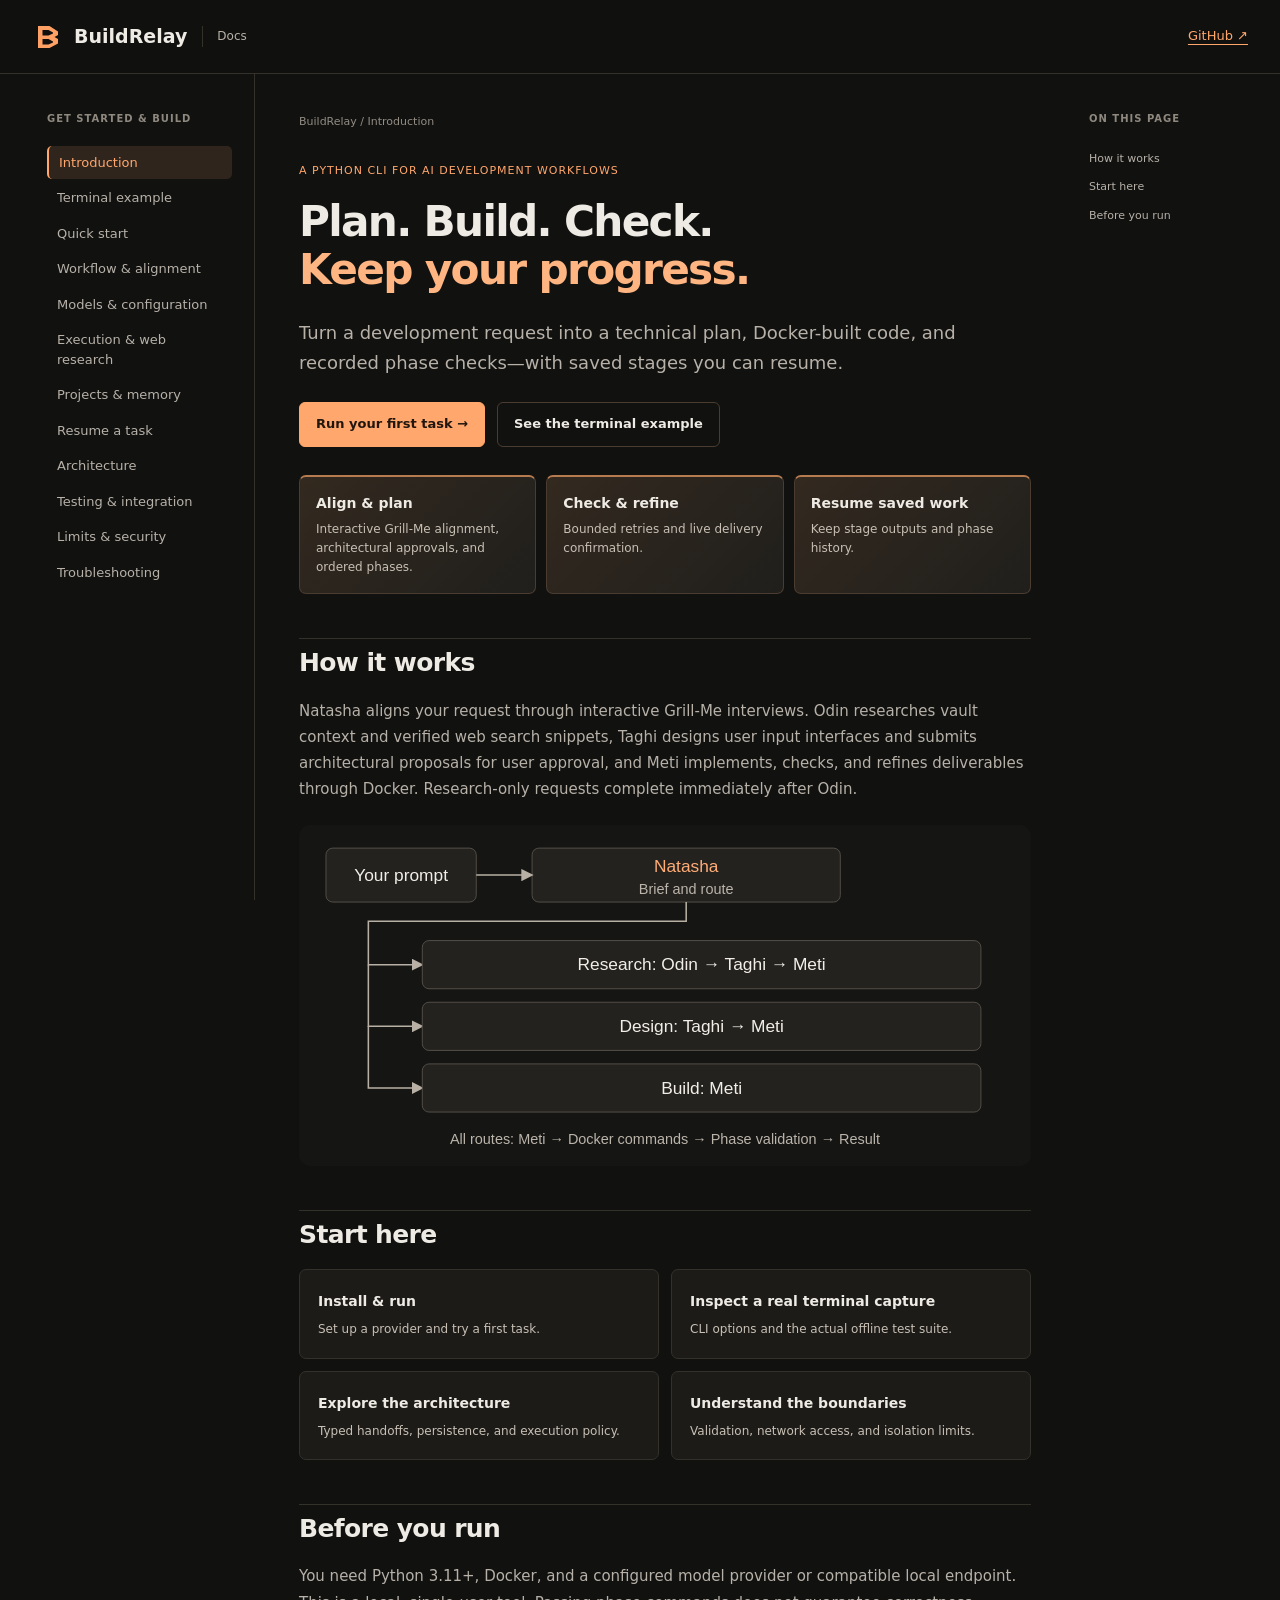
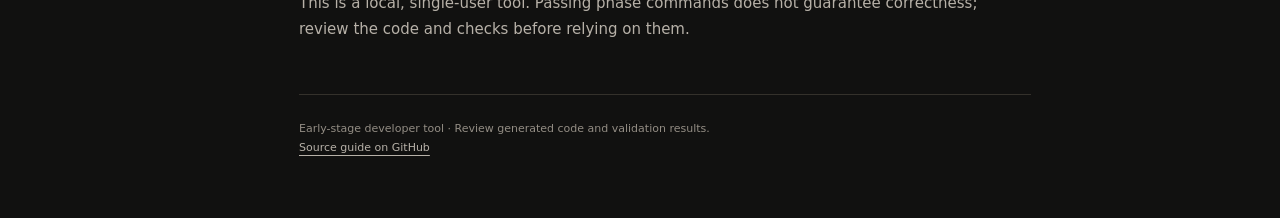
<file: docs/index.html>
<!doctype html>
<html lang="en"><head><meta charset="utf-8"><meta name="viewport" content="width=device-width,initial-scale=1"><meta name="color-scheme" content="dark"><title>Introduction · BuildRelay</title><meta name="description" content="BuildRelay guides: plan, build, check, and resume development tasks."><link rel="icon" href="brand/logo.svg" type="image/svg+xml"><link rel="stylesheet" href="site.css"><script src="site.js" defer></script><link rel="canonical" href="https://dutch-panda.github.io/BuildRelay/"></head>
<body><a class="skip" href="#content">Skip to content</a><header><a class="brand" href="index.html"><img src="brand/logo.svg" alt="" width="32" height="32">BuildRelay <span>Docs</span></a><a href="https://github.com/Dutch-panda/BuildRelay">GitHub ↗</a></header><div class="layout"><aside class="sidebar"><details open><summary>Documentation</summary><nav aria-label="Documentation"><p>GET STARTED & BUILD</p><a href="index.html" aria-current="page">Introduction</a><a href="example.html">Terminal example</a><a href="quickstart.html">Quick start</a><a href="workflow.html">Workflow &amp; alignment</a><a href="configuration.html">Models &amp; configuration</a><a href="execution.html">Execution &amp; web research</a><a href="projects.html">Projects &amp; memory</a><a href="resume.html">Resume a task</a><a href="architecture.html">Architecture</a><a href="testing.html">Testing &amp; integration</a><a href="limitations.html">Limits &amp; security</a><a href="troubleshooting.html">Troubleshooting</a></nav></details></aside><main id="content"><div class="breadcrumb">BuildRelay / Introduction</div><p class="eyebrow">A Python CLI for AI development workflows</p><h1>Plan. Build. Check.<br><span>Keep your progress.</span></h1><p class="lead">Turn a development request into a technical plan, Docker-built code, and recorded phase checks—with saved stages you can resume.</p><div class="actions"><a class="button primary" href="quickstart.html">Run your first task →</a><a class="button" href="example.html">See the terminal example</a></div><div class="features"><a href="workflow.html"><strong>Align & plan</strong><span>Interactive Grill-Me alignment, architectural approvals, and ordered phases.</span></a><a href="execution.html"><strong>Check & refine</strong><span>Bounded retries and live delivery confirmation.</span></a><a href="resume.html"><strong>Resume saved work</strong><span>Keep stage outputs and phase history.</span></a></div><h2 id="how-it-works">How it works</h2><p>Natasha aligns your request through interactive Grill-Me interviews. Odin researches vault context and verified web search snippets, Taghi designs user input interfaces and submits architectural proposals for user approval, and Meti implements, checks, and refines deliverables through Docker. Research-only requests complete immediately after Odin.</p><img class="diagram" src="diagrams/workflow.svg" alt="Natasha routes research through Odin, Taghi and Meti, design through Taghi and Meti, or direct implementation to Meti."><h2 id="start-here">Start here</h2><div class="guide-links"><a href="quickstart.html"><strong>Install & run</strong><span>Set up a provider and try a first task.</span></a><a href="example.html"><strong>Inspect a real terminal capture</strong><span>CLI options and the actual offline test suite.</span></a><a href="architecture.html"><strong>Explore the architecture</strong><span>Typed handoffs, persistence, and execution policy.</span></a><a href="limitations.html"><strong>Understand the boundaries</strong><span>Validation, network access, and isolation limits.</span></a></div><h2 id="before-you-run">Before you run</h2><p>You need Python 3.11+, Docker, and a configured model provider or compatible local endpoint. This is a local, single-user tool. Passing phase commands does not guarantee correctness; review the code and checks before relying on them.</p><footer>Early-stage developer tool · Review generated code and validation results.<br><a href="https://github.com/Dutch-panda/BuildRelay/blob/main/README.md">Source guide on GitHub</a></footer></main><aside class="toc"><nav aria-label="On this page"><p>ON THIS PAGE</p><a href="#how-it-works">How it works</a><a href="#start-here">Start here</a><a href="#before-you-run">Before you run</a></nav></aside></div></body></html>
</file>
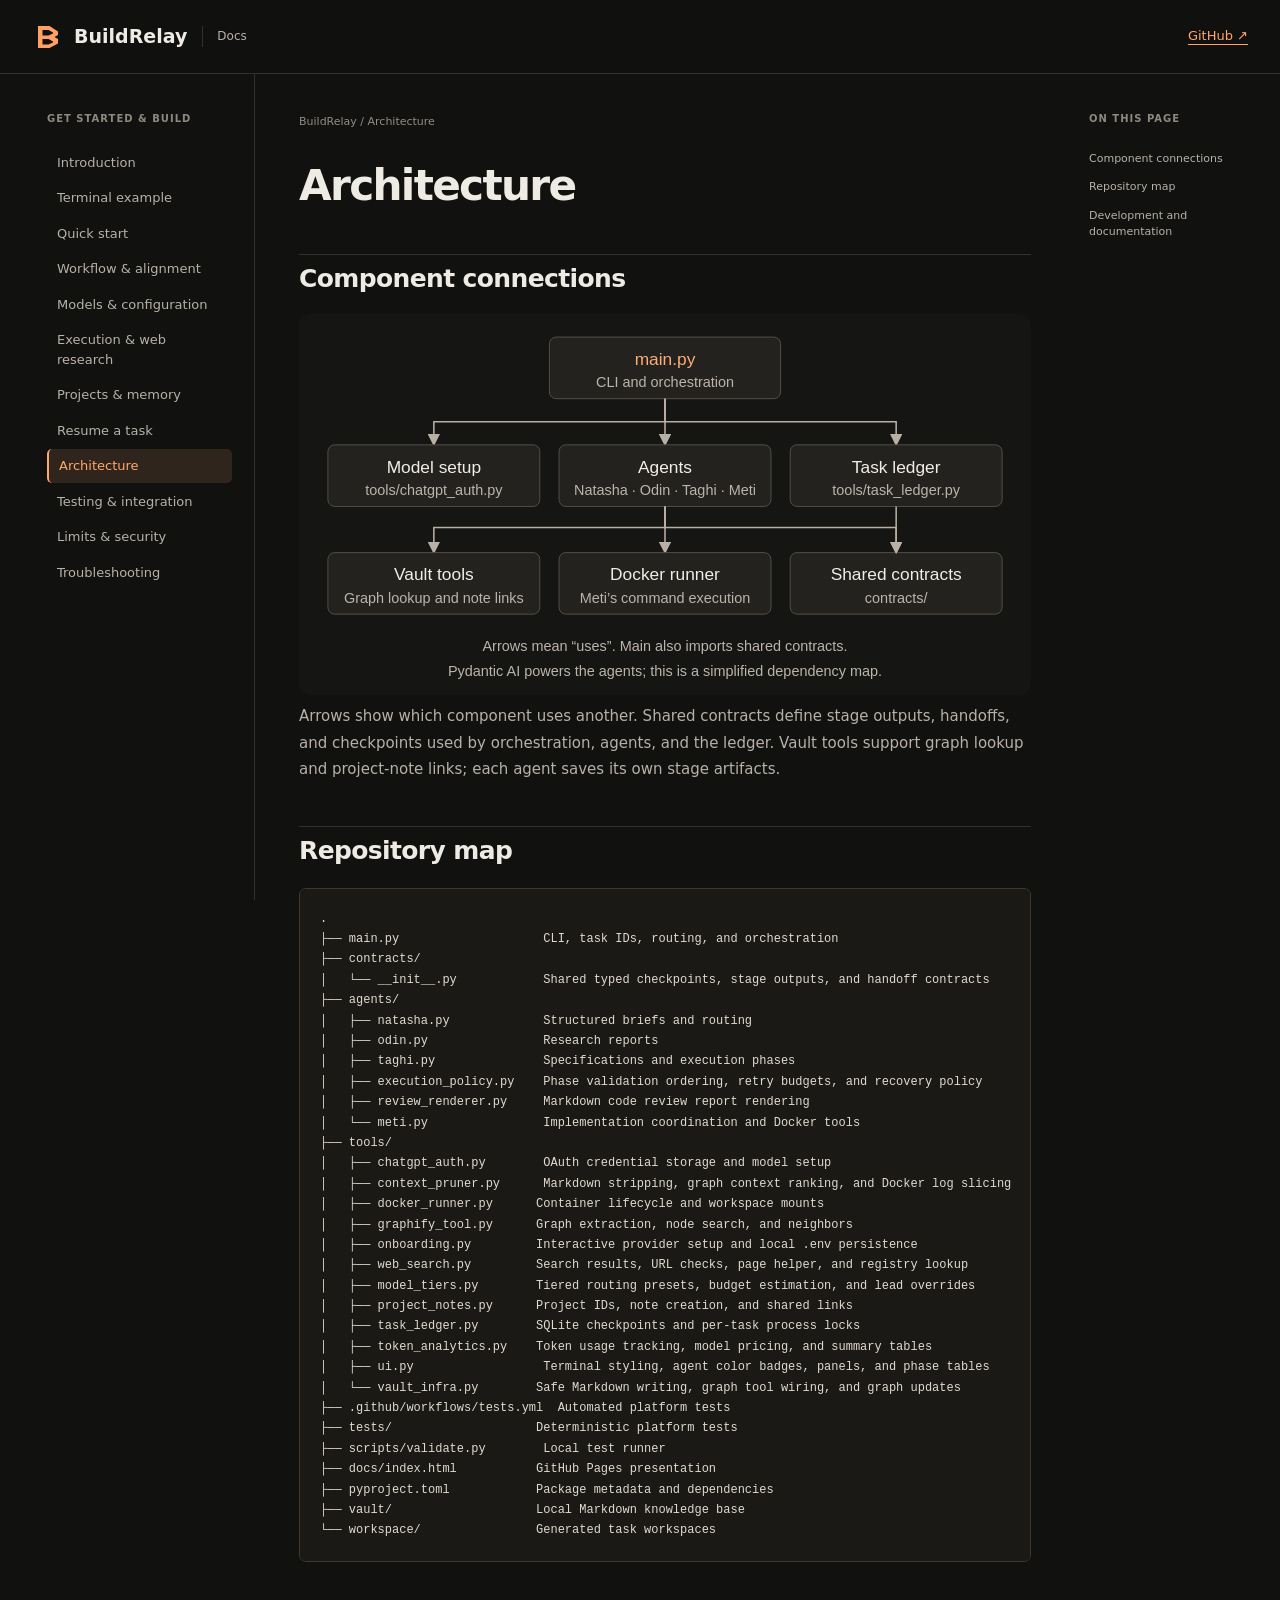
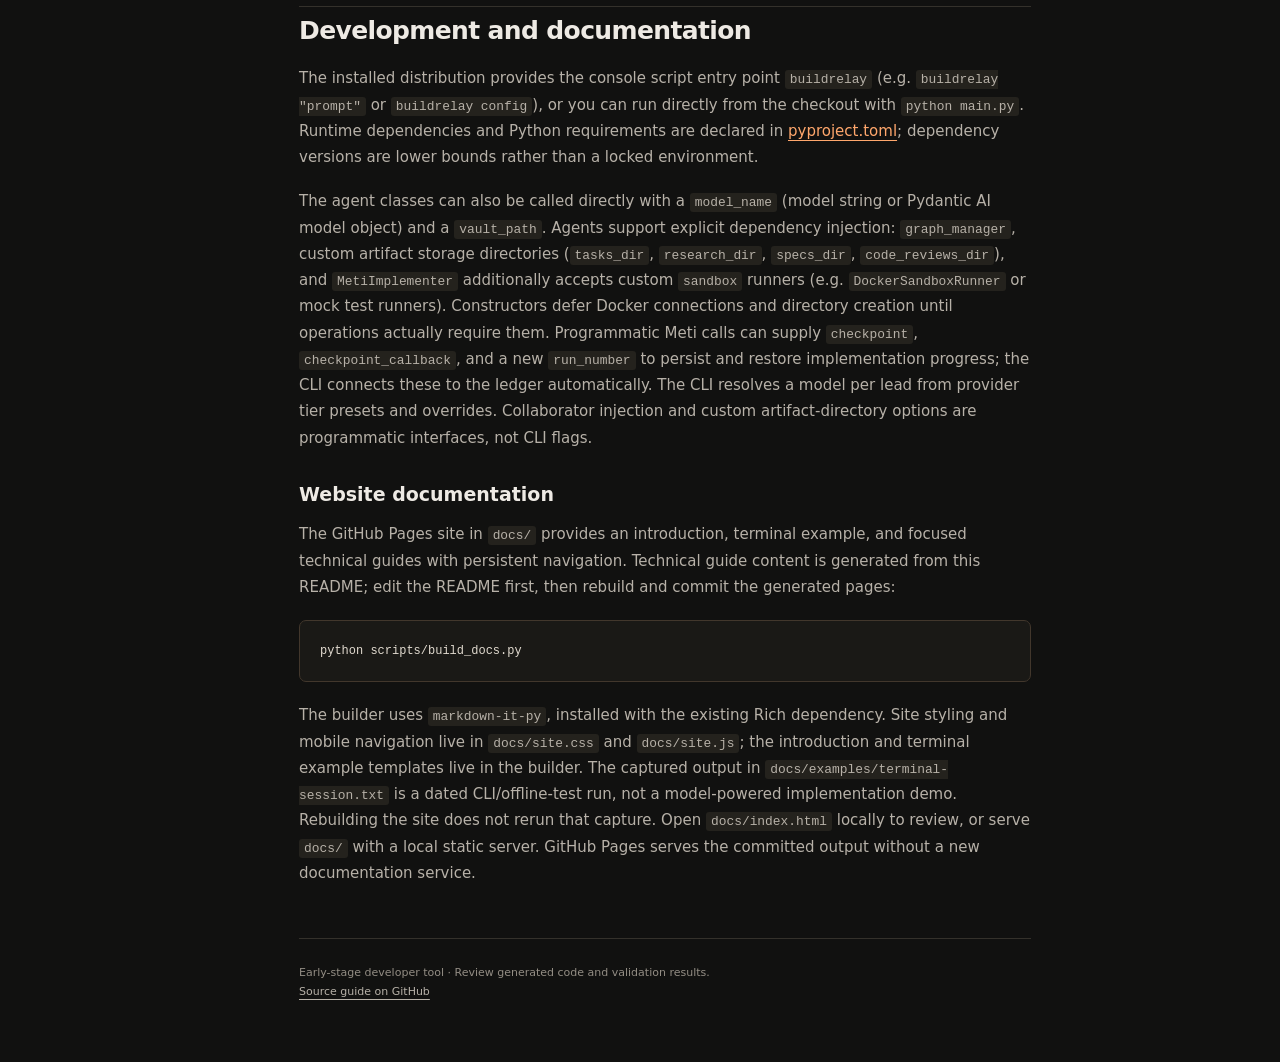
<file: docs/architecture.html>
<!doctype html>
<html lang="en"><head><meta charset="utf-8"><meta name="viewport" content="width=device-width,initial-scale=1"><meta name="color-scheme" content="dark"><title>Architecture · BuildRelay</title><meta name="description" content="BuildRelay guides: plan, build, check, and resume development tasks."><link rel="icon" href="brand/logo.svg" type="image/svg+xml"><link rel="stylesheet" href="site.css"><script src="site.js" defer></script><link rel="canonical" href="https://dutch-panda.github.io/BuildRelay/architecture.html"></head>
<body><a class="skip" href="#content">Skip to content</a><header><a class="brand" href="index.html"><img src="brand/logo.svg" alt="" width="32" height="32">BuildRelay <span>Docs</span></a><a href="https://github.com/Dutch-panda/BuildRelay">GitHub ↗</a></header><div class="layout"><aside class="sidebar"><details open><summary>Documentation</summary><nav aria-label="Documentation"><p>GET STARTED & BUILD</p><a href="index.html">Introduction</a><a href="example.html">Terminal example</a><a href="quickstart.html">Quick start</a><a href="workflow.html">Workflow &amp; alignment</a><a href="configuration.html">Models &amp; configuration</a><a href="execution.html">Execution &amp; web research</a><a href="projects.html">Projects &amp; memory</a><a href="resume.html">Resume a task</a><a href="architecture.html" aria-current="page">Architecture</a><a href="testing.html">Testing &amp; integration</a><a href="limitations.html">Limits &amp; security</a><a href="troubleshooting.html">Troubleshooting</a></nav></details></aside><main id="content"><div class="breadcrumb">BuildRelay / Architecture</div><h1>Architecture</h1><h2 id="component-connections">Component connections</h2>
<img src="diagrams/components.svg" alt="Main coordinates model setup, agents, and the task ledger. Agents use vault tools, shared contracts, and Meti’s Docker runner." width="760">
<p>Arrows show which component uses another. Shared contracts define stage outputs, handoffs, and checkpoints used by orchestration, agents, and the ledger. Vault tools support graph lookup and project-note links; each agent saves its own stage artifacts.</p>
<h2 id="repository-map">Repository map</h2>
<pre><code class="language-text">.
├── main.py                    CLI, task IDs, routing, and orchestration
├── contracts/
│   └── __init__.py            Shared typed checkpoints, stage outputs, and handoff contracts
├── agents/
│   ├── natasha.py             Structured briefs and routing
│   ├── odin.py                Research reports
│   ├── taghi.py               Specifications and execution phases
│   ├── execution_policy.py    Phase validation ordering, retry budgets, and recovery policy
│   ├── review_renderer.py     Markdown code review report rendering
│   └── meti.py                Implementation coordination and Docker tools
├── tools/
│   ├── chatgpt_auth.py        OAuth credential storage and model setup
│   ├── context_pruner.py      Markdown stripping, graph context ranking, and Docker log slicing
│   ├── docker_runner.py      Container lifecycle and workspace mounts
│   ├── graphify_tool.py      Graph extraction, node search, and neighbors
│   ├── onboarding.py         Interactive provider setup and local .env persistence
│   ├── web_search.py         Search results, URL checks, page helper, and registry lookup
│   ├── model_tiers.py        Tiered routing presets, budget estimation, and lead overrides
│   ├── project_notes.py      Project IDs, note creation, and shared links
│   ├── task_ledger.py        SQLite checkpoints and per-task process locks
│   ├── token_analytics.py    Token usage tracking, model pricing, and summary tables
│   ├── ui.py                  Terminal styling, agent color badges, panels, and phase tables
│   └── vault_infra.py        Safe Markdown writing, graph tool wiring, and graph updates
├── .github/workflows/tests.yml  Automated platform tests
├── tests/                    Deterministic platform tests
├── scripts/validate.py        Local test runner
├── docs/index.html           GitHub Pages presentation
├── pyproject.toml            Package metadata and dependencies
├── vault/                    Local Markdown knowledge base
└── workspace/                Generated task workspaces
</code></pre>
<h2 id="development-and-documentation">Development and documentation</h2>
<p>The installed distribution provides the console script entry point <code>buildrelay</code> (e.g. <code>buildrelay &quot;prompt&quot;</code> or <code>buildrelay config</code>), or you can run directly from the checkout with <code>python main.py</code>. Runtime dependencies and Python requirements are declared in <a href="https://github.com/Dutch-panda/BuildRelay/blob/main/pyproject.toml">pyproject.toml</a>; dependency versions are lower bounds rather than a locked environment.</p>
<p>The agent classes can also be called directly with a <code>model_name</code> (model string or Pydantic AI model object) and a <code>vault_path</code>. Agents support explicit dependency injection: <code>graph_manager</code>, custom artifact storage directories (<code>tasks_dir</code>, <code>research_dir</code>, <code>specs_dir</code>, <code>code_reviews_dir</code>), and <code>MetiImplementer</code> additionally accepts custom <code>sandbox</code> runners (e.g. <code>DockerSandboxRunner</code> or mock test runners). Constructors defer Docker connections and directory creation until operations actually require them. Programmatic Meti calls can supply <code>checkpoint</code>, <code>checkpoint_callback</code>, and a new <code>run_number</code> to persist and restore implementation progress; the CLI connects these to the ledger automatically. The CLI resolves a model per lead from provider tier presets and overrides. Collaborator injection and custom artifact-directory options are programmatic interfaces, not CLI flags.</p>
<h3 id="website-documentation">Website documentation</h3>
<p>The GitHub Pages site in <code>docs/</code> provides an introduction, terminal example, and focused technical guides with persistent navigation. Technical guide content is generated from this README; edit the README first, then rebuild and commit the generated pages:</p>
<pre><code class="language-bash">python scripts/build_docs.py
</code></pre>
<p>The builder uses <code>markdown-it-py</code>, installed with the existing Rich dependency. Site styling and mobile navigation live in <code>docs/site.css</code> and <code>docs/site.js</code>; the introduction and terminal example templates live in the builder. The captured output in <code>docs/examples/terminal-session.txt</code> is a dated CLI/offline-test run, not a model-powered implementation demo. Rebuilding the site does not rerun that capture. Open <code>docs/index.html</code> locally to review, or serve <code>docs/</code> with a local static server. GitHub Pages serves the committed output without a new documentation service.</p>
<footer>Early-stage developer tool · Review generated code and validation results.<br><a href="https://github.com/Dutch-panda/BuildRelay/blob/main/README.md">Source guide on GitHub</a></footer></main><aside class="toc"><nav aria-label="On this page"><p>ON THIS PAGE</p><a href="#component-connections">Component connections</a><a href="#repository-map">Repository map</a><a href="#development-and-documentation">Development and documentation</a></nav></aside></div></body></html>
</file>
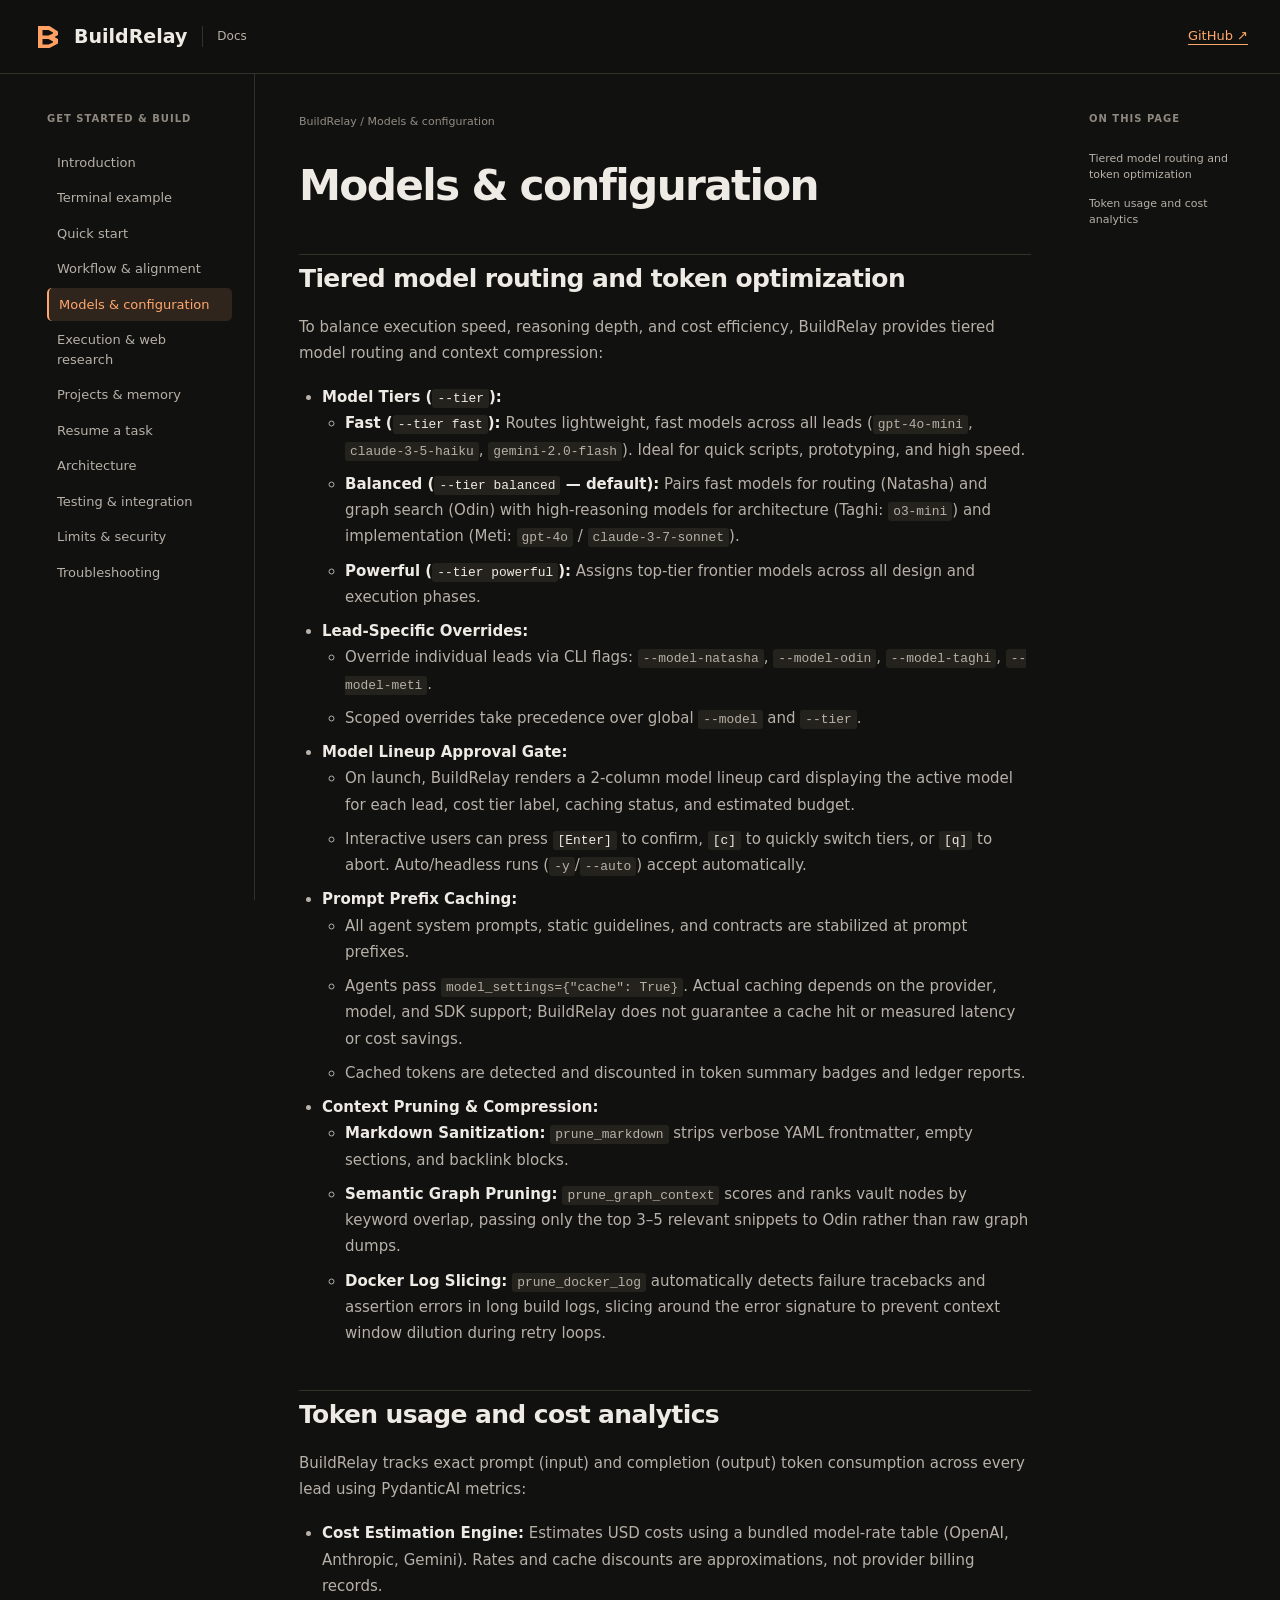
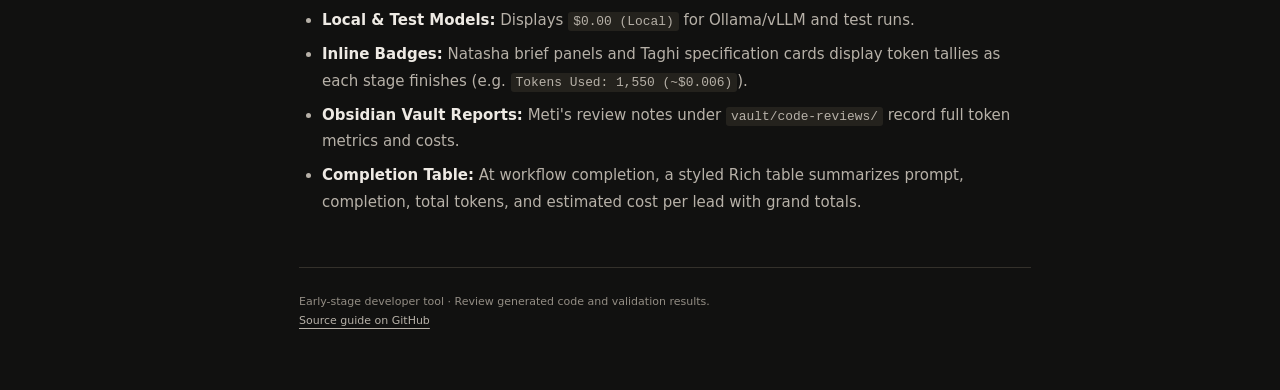
<file: docs/configuration.html>
<!doctype html>
<html lang="en"><head><meta charset="utf-8"><meta name="viewport" content="width=device-width,initial-scale=1"><meta name="color-scheme" content="dark"><title>Models &amp; configuration · BuildRelay</title><meta name="description" content="BuildRelay guides: plan, build, check, and resume development tasks."><link rel="icon" href="brand/logo.svg" type="image/svg+xml"><link rel="stylesheet" href="site.css"><script src="site.js" defer></script><link rel="canonical" href="https://dutch-panda.github.io/BuildRelay/configuration.html"></head>
<body><a class="skip" href="#content">Skip to content</a><header><a class="brand" href="index.html"><img src="brand/logo.svg" alt="" width="32" height="32">BuildRelay <span>Docs</span></a><a href="https://github.com/Dutch-panda/BuildRelay">GitHub ↗</a></header><div class="layout"><aside class="sidebar"><details open><summary>Documentation</summary><nav aria-label="Documentation"><p>GET STARTED & BUILD</p><a href="index.html">Introduction</a><a href="example.html">Terminal example</a><a href="quickstart.html">Quick start</a><a href="workflow.html">Workflow &amp; alignment</a><a href="configuration.html" aria-current="page">Models &amp; configuration</a><a href="execution.html">Execution &amp; web research</a><a href="projects.html">Projects &amp; memory</a><a href="resume.html">Resume a task</a><a href="architecture.html">Architecture</a><a href="testing.html">Testing &amp; integration</a><a href="limitations.html">Limits &amp; security</a><a href="troubleshooting.html">Troubleshooting</a></nav></details></aside><main id="content"><div class="breadcrumb">BuildRelay / Models &amp; configuration</div><h1>Models &amp; configuration</h1><h2 id="tiered-model-routing-and-token-optimization">Tiered model routing and token optimization</h2>
<p>To balance execution speed, reasoning depth, and cost efficiency, BuildRelay provides tiered model routing and context compression:</p>
<ul>
<li><strong>Model Tiers (<code>--tier</code>):</strong>
<ul>
<li><strong>Fast (<code>--tier fast</code>):</strong> Routes lightweight, fast models across all leads (<code>gpt-4o-mini</code>, <code>claude-3-5-haiku</code>, <code>gemini-2.0-flash</code>). Ideal for quick scripts, prototyping, and high speed.</li>
<li><strong>Balanced (<code>--tier balanced</code> — default):</strong> Pairs fast models for routing (Natasha) and graph search (Odin) with high-reasoning models for architecture (Taghi: <code>o3-mini</code>) and implementation (Meti: <code>gpt-4o</code> / <code>claude-3-7-sonnet</code>).</li>
<li><strong>Powerful (<code>--tier powerful</code>):</strong> Assigns top-tier frontier models across all design and execution phases.</li>
</ul>
</li>
<li><strong>Lead-Specific Overrides:</strong>
<ul>
<li>Override individual leads via CLI flags: <code>--model-natasha</code>, <code>--model-odin</code>, <code>--model-taghi</code>, <code>--model-meti</code>.</li>
<li>Scoped overrides take precedence over global <code>--model</code> and <code>--tier</code>.</li>
</ul>
</li>
<li><strong>Model Lineup Approval Gate:</strong>
<ul>
<li>On launch, BuildRelay renders a 2-column model lineup card displaying the active model for each lead, cost tier label, caching status, and estimated budget.</li>
<li>Interactive users can press <strong><code>[Enter]</code></strong> to confirm, <strong><code>[c]</code></strong> to quickly switch tiers, or <strong><code>[q]</code></strong> to abort. Auto/headless runs (<code>-y</code>/<code>--auto</code>) accept automatically.</li>
</ul>
</li>
<li><strong>Prompt Prefix Caching:</strong>
<ul>
<li>All agent system prompts, static guidelines, and contracts are stabilized at prompt prefixes.</li>
<li>Agents pass <code>model_settings={&quot;cache&quot;: True}</code>. Actual caching depends on the provider, model, and SDK support; BuildRelay does not guarantee a cache hit or measured latency or cost savings.</li>
<li>Cached tokens are detected and discounted in token summary badges and ledger reports.</li>
</ul>
</li>
<li><strong>Context Pruning &amp; Compression:</strong>
<ul>
<li><strong>Markdown Sanitization:</strong> <code>prune_markdown</code> strips verbose YAML frontmatter, empty sections, and backlink blocks.</li>
<li><strong>Semantic Graph Pruning:</strong> <code>prune_graph_context</code> scores and ranks vault nodes by keyword overlap, passing only the top 3–5 relevant snippets to Odin rather than raw graph dumps.</li>
<li><strong>Docker Log Slicing:</strong> <code>prune_docker_log</code> automatically detects failure tracebacks and assertion errors in long build logs, slicing around the error signature to prevent context window dilution during retry loops.</li>
</ul>
</li>
</ul>
<h2 id="token-usage-and-cost-analytics">Token usage and cost analytics</h2>
<p>BuildRelay tracks exact prompt (input) and completion (output) token consumption across every lead using PydanticAI metrics:</p>
<ul>
<li><strong>Cost Estimation Engine:</strong> Estimates USD costs using a bundled model-rate table (OpenAI, Anthropic, Gemini). Rates and cache discounts are approximations, not provider billing records.</li>
<li><strong>Local &amp; Test Models:</strong> Displays <code>$0.00 (Local)</code> for Ollama/vLLM and test runs.</li>
<li><strong>Inline Badges:</strong> Natasha brief panels and Taghi specification cards display token tallies as each stage finishes (e.g. <code>Tokens Used: 1,550 (~$0.006)</code>).</li>
<li><strong>Obsidian Vault Reports:</strong> Meti's review notes under <code>vault/code-reviews/</code> record full token metrics and costs.</li>
<li><strong>Completion Table:</strong> At workflow completion, a styled Rich table summarizes prompt, completion, total tokens, and estimated cost per lead with grand totals.</li>
</ul>
<footer>Early-stage developer tool · Review generated code and validation results.<br><a href="https://github.com/Dutch-panda/BuildRelay/blob/main/README.md">Source guide on GitHub</a></footer></main><aside class="toc"><nav aria-label="On this page"><p>ON THIS PAGE</p><a href="#tiered-model-routing-and-token-optimization">Tiered model routing and token optimization</a><a href="#token-usage-and-cost-analytics">Token usage and cost analytics</a></nav></aside></div></body></html>
</file>
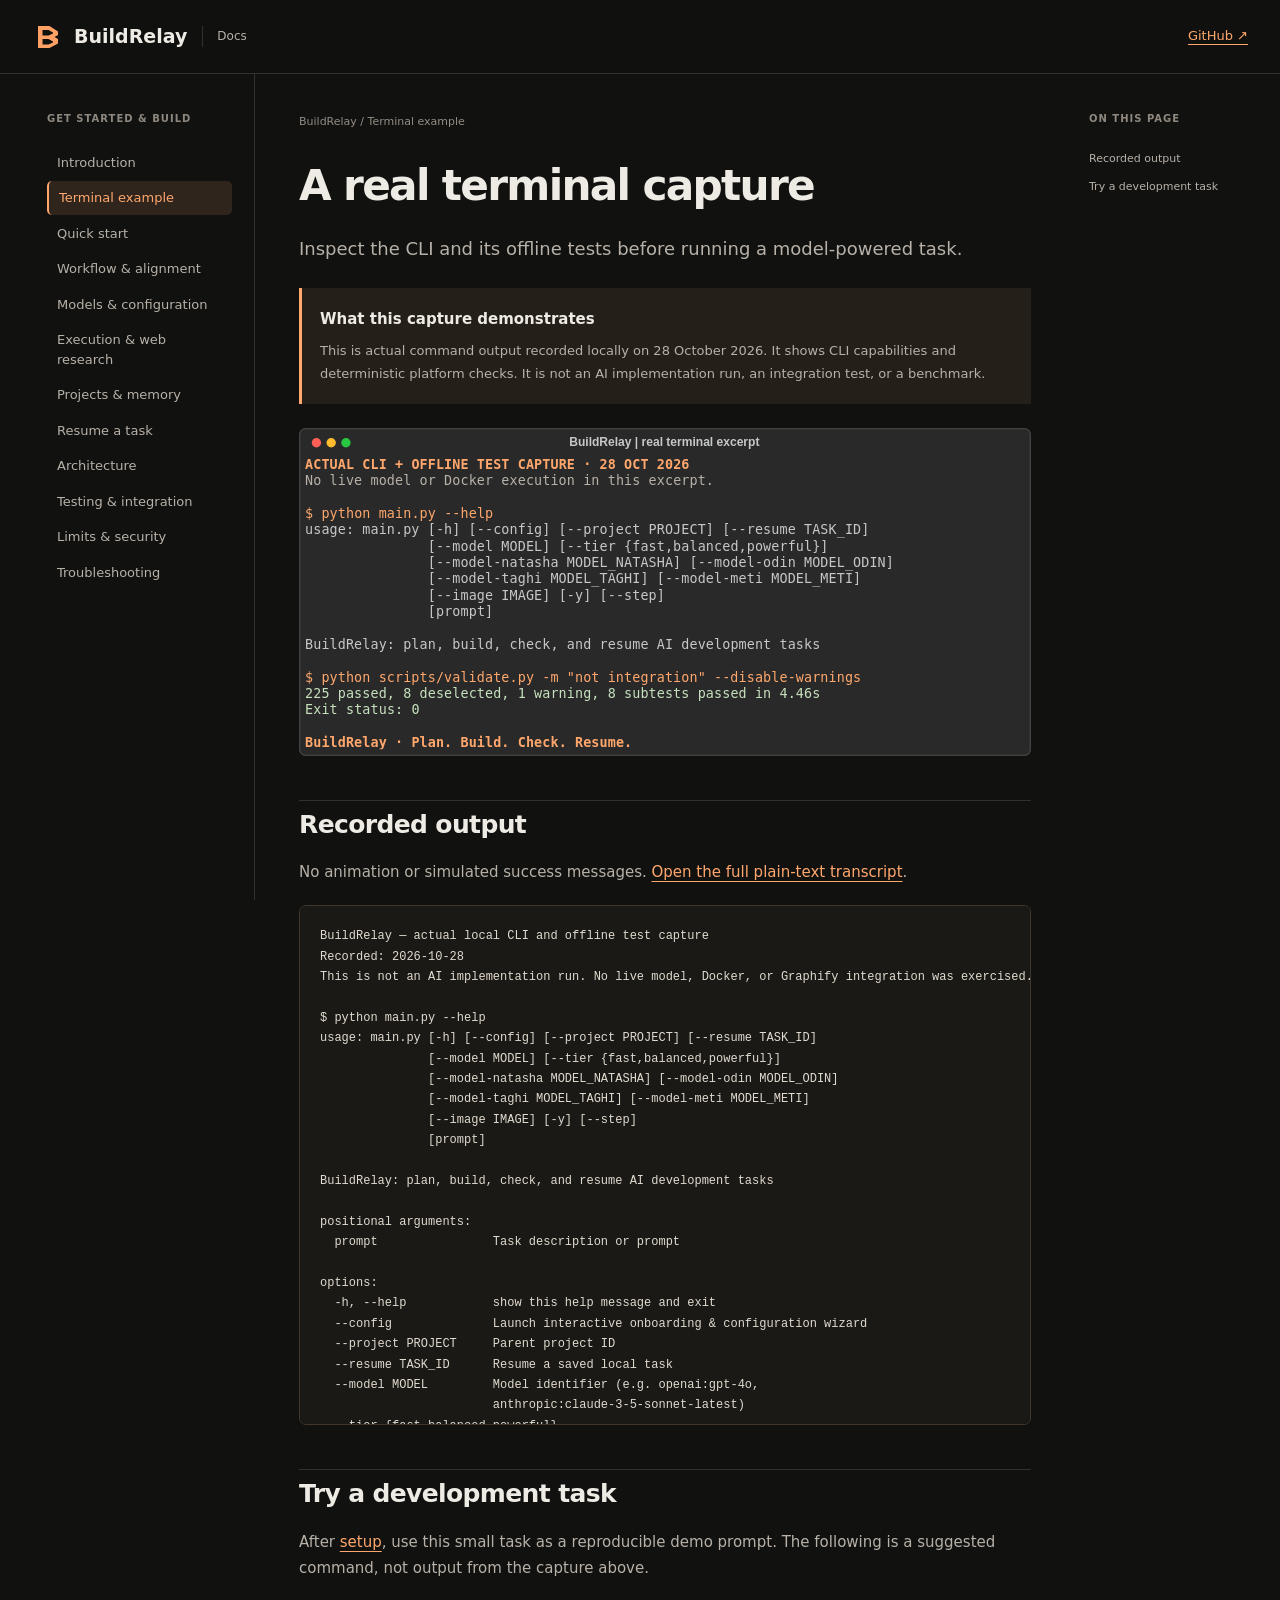
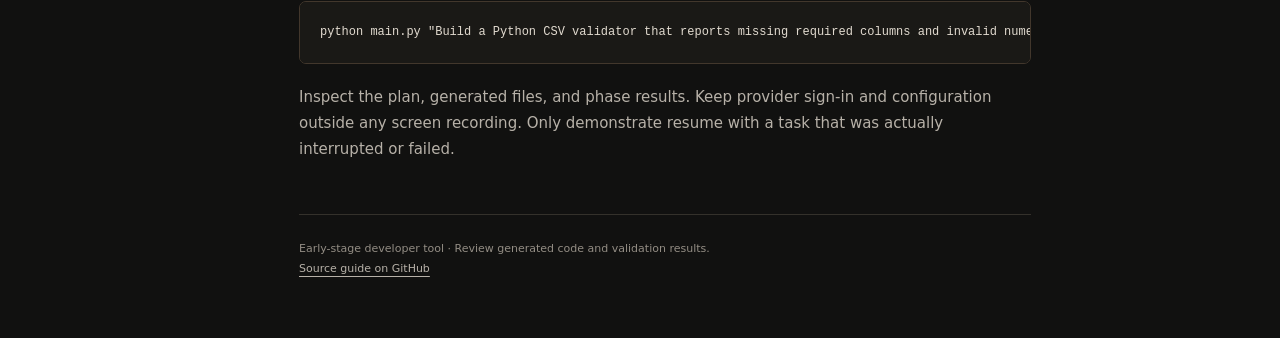
<file: docs/example.html>
<!doctype html>
<html lang="en"><head><meta charset="utf-8"><meta name="viewport" content="width=device-width,initial-scale=1"><meta name="color-scheme" content="dark"><title>Terminal example · BuildRelay</title><meta name="description" content="BuildRelay guides: plan, build, check, and resume development tasks."><link rel="icon" href="brand/logo.svg" type="image/svg+xml"><link rel="stylesheet" href="site.css"><script src="site.js" defer></script><link rel="canonical" href="https://dutch-panda.github.io/BuildRelay/example.html"></head>
<body><a class="skip" href="#content">Skip to content</a><header><a class="brand" href="index.html"><img src="brand/logo.svg" alt="" width="32" height="32">BuildRelay <span>Docs</span></a><a href="https://github.com/Dutch-panda/BuildRelay">GitHub ↗</a></header><div class="layout"><aside class="sidebar"><details open><summary>Documentation</summary><nav aria-label="Documentation"><p>GET STARTED & BUILD</p><a href="index.html">Introduction</a><a href="example.html" aria-current="page">Terminal example</a><a href="quickstart.html">Quick start</a><a href="workflow.html">Workflow &amp; alignment</a><a href="configuration.html">Models &amp; configuration</a><a href="execution.html">Execution &amp; web research</a><a href="projects.html">Projects &amp; memory</a><a href="resume.html">Resume a task</a><a href="architecture.html">Architecture</a><a href="testing.html">Testing &amp; integration</a><a href="limitations.html">Limits &amp; security</a><a href="troubleshooting.html">Troubleshooting</a></nav></details></aside><main id="content"><div class="breadcrumb">BuildRelay / Terminal example</div><h1>A real terminal capture</h1><p class="lead">Inspect the CLI and its offline tests before running a model-powered task.</p><div class="notice"><strong>What this capture demonstrates</strong><p>This is actual command output recorded locally on 28 October 2026. It shows CLI capabilities and deterministic platform checks. It is not an AI implementation run, an integration test, or a benchmark.</p></div><img class="diagram" src="examples/terminal-preview.svg" alt="Excerpt of actual CLI help and offline test output; full transcript follows."><h2 id="recorded-output">Recorded output</h2><p>No animation or simulated success messages. <a href="examples/terminal-session.txt">Open the full plain-text transcript</a>.</p><pre class="capture"><code>BuildRelay — actual local CLI and offline test capture
Recorded: 2026-10-28
This is not an AI implementation run. No live model, Docker, or Graphify integration was exercised.

$ python main.py --help
usage: main.py [-h] [--config] [--project PROJECT] [--resume TASK_ID]
               [--model MODEL] [--tier {fast,balanced,powerful}]
               [--model-natasha MODEL_NATASHA] [--model-odin MODEL_ODIN]
               [--model-taghi MODEL_TAGHI] [--model-meti MODEL_METI]
               [--image IMAGE] [-y] [--step]
               [prompt]

BuildRelay: plan, build, check, and resume AI development tasks

positional arguments:
  prompt                Task description or prompt

options:
  -h, --help            show this help message and exit
  --config              Launch interactive onboarding &amp; configuration wizard
  --project PROJECT     Parent project ID
  --resume TASK_ID      Resume a saved local task
  --model MODEL         Model identifier (e.g. openai:gpt-4o,
                        anthropic:claude-3-5-sonnet-latest)
  --tier {fast,balanced,powerful}
                        Model tier preset (fast, balanced, powerful)
  --model-natasha MODEL_NATASHA
                        Model override for Natasha (Coordinator)
  --model-odin MODEL_ODIN
                        Model override for Odin (Researcher)
  --model-taghi MODEL_TAGHI
                        Model override for Taghi (Architect)
  --model-meti MODEL_METI
                        Model override for Meti (Implementer)
  --image IMAGE         Docker base image override (e.g. python:3.11-slim)
  -y, --yes, --auto     Headless mode; accept defaults without interactive
                        prompts
  --step                Interactive step gates between each agent lead

Exit status: 0

$ python scripts/validate.py -m &quot;not integration&quot; --disable-warnings
........................................................................ [ 34%]
................................................................ [ 64%]
............................................................................ [100%]
225 passed, 8 deselected, 1 warning, 8 subtests passed in 4.46s

Exit status: 0
</code></pre><h2 id="try-a-development-task">Try a development task</h2><p>After <a href="quickstart.html">setup</a>, use this small task as a reproducible demo prompt. The following is a suggested command, not output from the capture above.</p><pre><code>python main.py "Build a Python CSV validator that reports missing required columns and invalid numeric amounts. Include valid and invalid fixtures, automated tests, and a README with run commands." --project csv-demo --image python:3.11-slim --step</code></pre><p>Inspect the plan, generated files, and phase results. Keep provider sign-in and configuration outside any screen recording. Only demonstrate resume with a task that was actually interrupted or failed.</p><footer>Early-stage developer tool · Review generated code and validation results.<br><a href="https://github.com/Dutch-panda/BuildRelay/blob/main/README.md">Source guide on GitHub</a></footer></main><aside class="toc"><nav aria-label="On this page"><p>ON THIS PAGE</p><a href="#recorded-output">Recorded output</a><a href="#try-a-development-task">Try a development task</a></nav></aside></div></body></html>
</file>
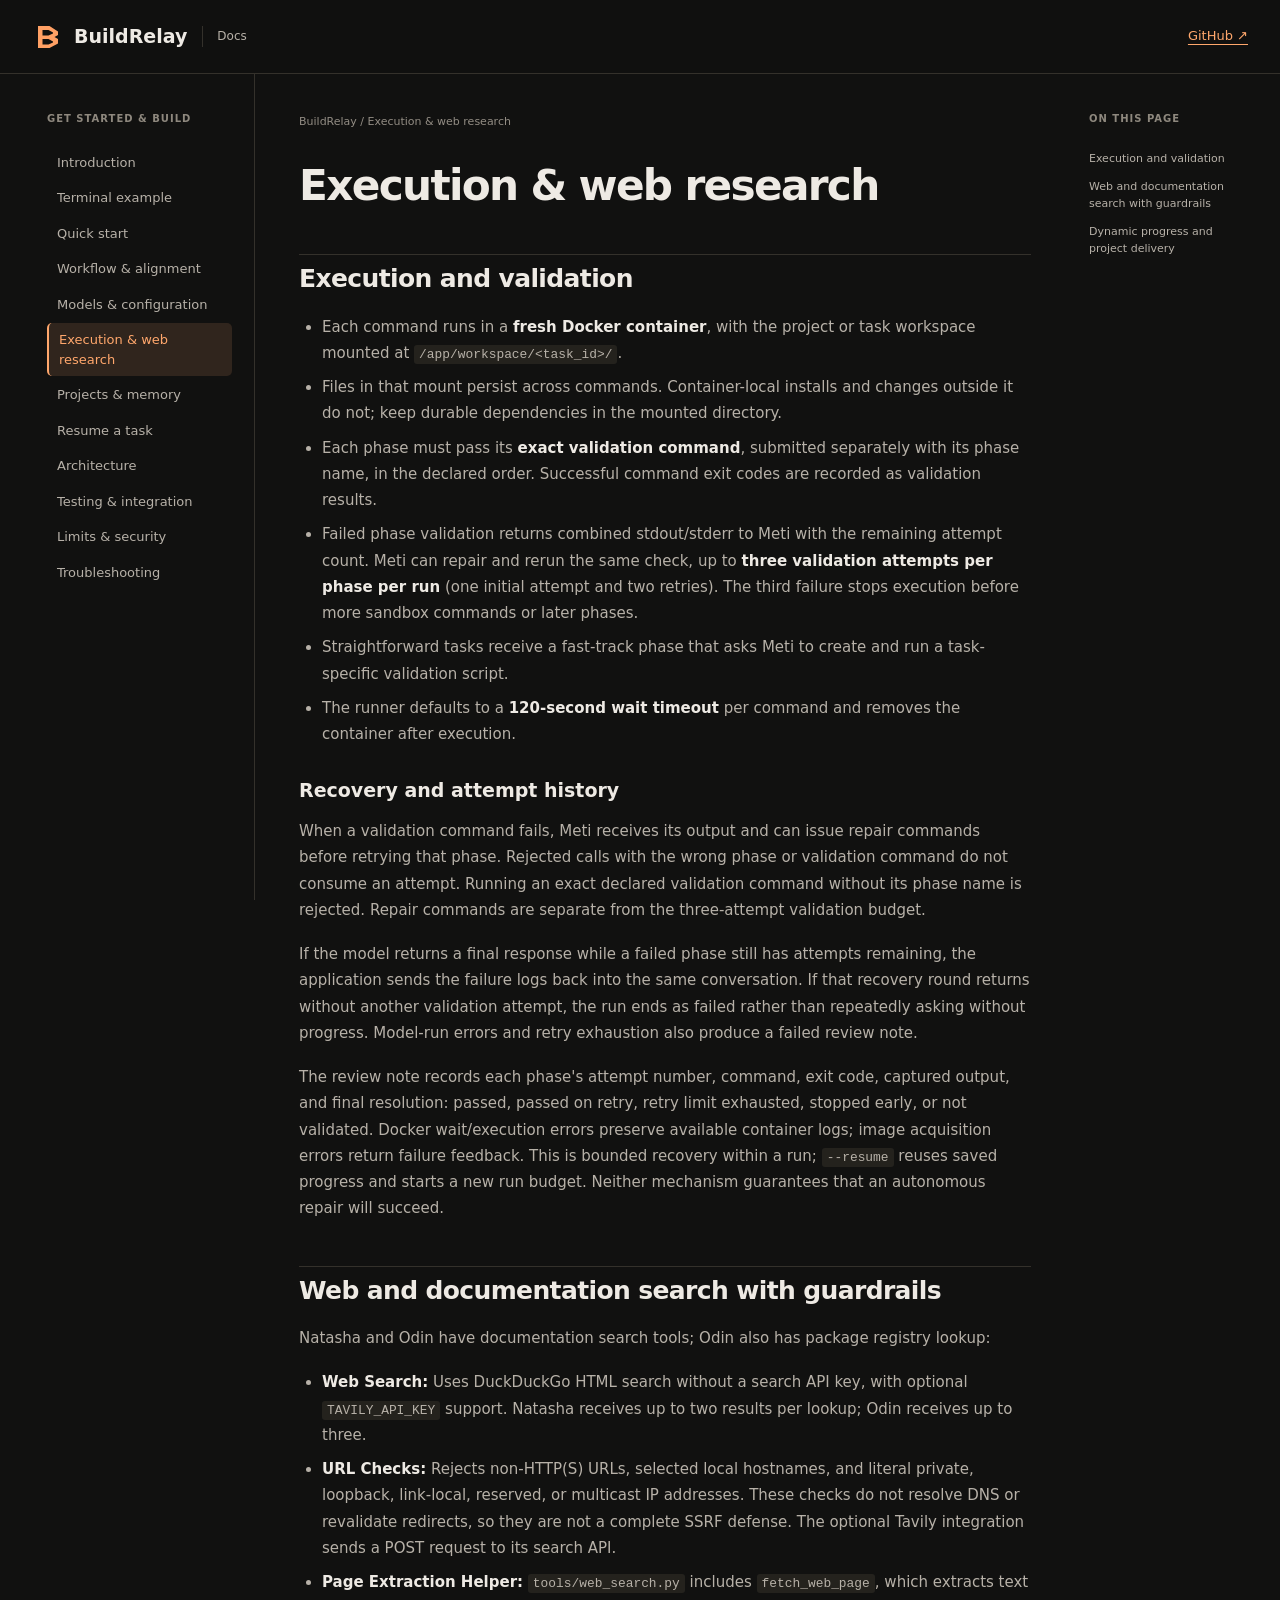
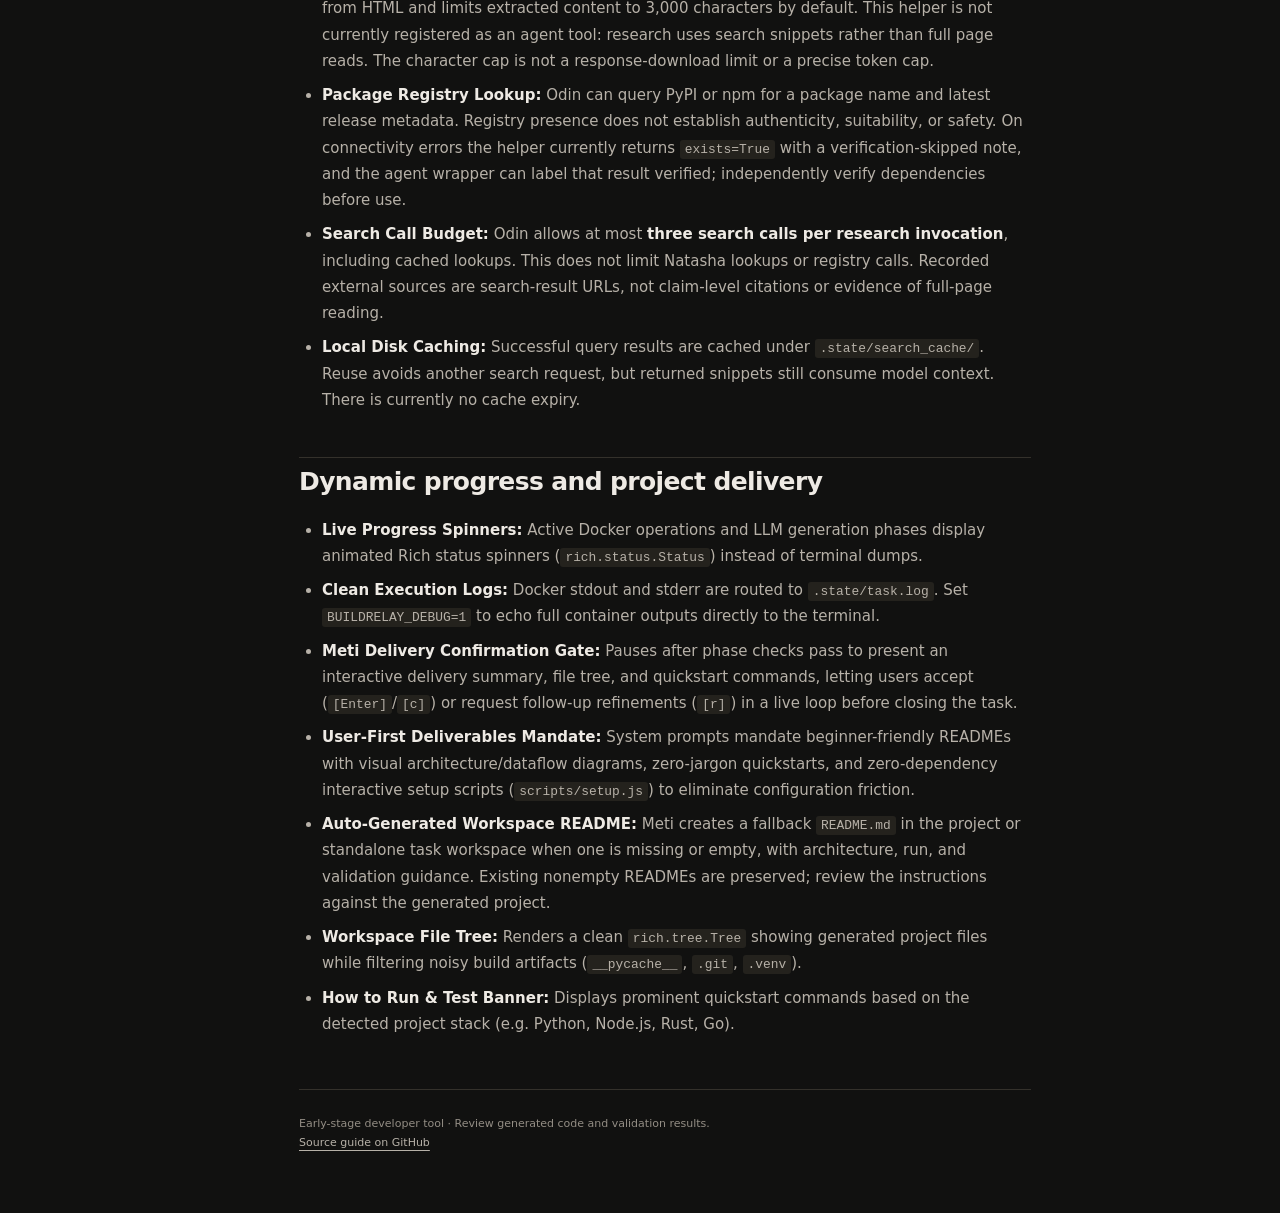
<file: docs/execution.html>
<!doctype html>
<html lang="en"><head><meta charset="utf-8"><meta name="viewport" content="width=device-width,initial-scale=1"><meta name="color-scheme" content="dark"><title>Execution &amp; web research · BuildRelay</title><meta name="description" content="BuildRelay guides: plan, build, check, and resume development tasks."><link rel="icon" href="brand/logo.svg" type="image/svg+xml"><link rel="stylesheet" href="site.css"><script src="site.js" defer></script><link rel="canonical" href="https://dutch-panda.github.io/BuildRelay/execution.html"></head>
<body><a class="skip" href="#content">Skip to content</a><header><a class="brand" href="index.html"><img src="brand/logo.svg" alt="" width="32" height="32">BuildRelay <span>Docs</span></a><a href="https://github.com/Dutch-panda/BuildRelay">GitHub ↗</a></header><div class="layout"><aside class="sidebar"><details open><summary>Documentation</summary><nav aria-label="Documentation"><p>GET STARTED & BUILD</p><a href="index.html">Introduction</a><a href="example.html">Terminal example</a><a href="quickstart.html">Quick start</a><a href="workflow.html">Workflow &amp; alignment</a><a href="configuration.html">Models &amp; configuration</a><a href="execution.html" aria-current="page">Execution &amp; web research</a><a href="projects.html">Projects &amp; memory</a><a href="resume.html">Resume a task</a><a href="architecture.html">Architecture</a><a href="testing.html">Testing &amp; integration</a><a href="limitations.html">Limits &amp; security</a><a href="troubleshooting.html">Troubleshooting</a></nav></details></aside><main id="content"><div class="breadcrumb">BuildRelay / Execution &amp; web research</div><h1>Execution &amp; web research</h1><h2 id="execution-and-validation">Execution and validation</h2>
<ul>
<li>Each command runs in a <strong>fresh Docker container</strong>, with the project or task workspace mounted at <code>/app/workspace/&lt;task_id&gt;/</code>.</li>
<li>Files in that mount persist across commands. Container-local installs and changes outside it do not; keep durable dependencies in the mounted directory.</li>
<li>Each phase must pass its <strong>exact validation command</strong>, submitted separately with its phase name, in the declared order. Successful command exit codes are recorded as validation results.</li>
<li>Failed phase validation returns combined stdout/stderr to Meti with the remaining attempt count. Meti can repair and rerun the same check, up to <strong>three validation attempts per phase per run</strong> (one initial attempt and two retries). The third failure stops execution before more sandbox commands or later phases.</li>
<li>Straightforward tasks receive a fast-track phase that asks Meti to create and run a task-specific validation script.</li>
<li>The runner defaults to a <strong>120-second wait timeout</strong> per command and removes the container after execution.</li>
</ul>
<h3 id="recovery-and-attempt-history">Recovery and attempt history</h3>
<p>When a validation command fails, Meti receives its output and can issue repair commands before retrying that phase. Rejected calls with the wrong phase or validation command do not consume an attempt. Running an exact declared validation command without its phase name is rejected. Repair commands are separate from the three-attempt validation budget.</p>
<p>If the model returns a final response while a failed phase still has attempts remaining, the application sends the failure logs back into the same conversation. If that recovery round returns without another validation attempt, the run ends as failed rather than repeatedly asking without progress. Model-run errors and retry exhaustion also produce a failed review note.</p>
<p>The review note records each phase's attempt number, command, exit code, captured output, and final resolution: passed, passed on retry, retry limit exhausted, stopped early, or not validated. Docker wait/execution errors preserve available container logs; image acquisition errors return failure feedback. This is bounded recovery within a run; <code>--resume</code> reuses saved progress and starts a new run budget. Neither mechanism guarantees that an autonomous repair will succeed.</p>
<h2 id="web-and-documentation-search-with-guardrails">Web and documentation search with guardrails</h2>
<p>Natasha and Odin have documentation search tools; Odin also has package registry lookup:</p>
<ul>
<li><strong>Web Search:</strong> Uses DuckDuckGo HTML search without a search API key, with optional <code>TAVILY_API_KEY</code> support. Natasha receives up to two results per lookup; Odin receives up to three.</li>
<li><strong>URL Checks:</strong> Rejects non-HTTP(S) URLs, selected local hostnames, and literal private, loopback, link-local, reserved, or multicast IP addresses. These checks do not resolve DNS or revalidate redirects, so they are not a complete SSRF defense. The optional Tavily integration sends a POST request to its search API.</li>
<li><strong>Page Extraction Helper:</strong> <code>tools/web_search.py</code> includes <code>fetch_web_page</code>, which extracts text from HTML and limits extracted content to 3,000 characters by default. This helper is not currently registered as an agent tool: research uses search snippets rather than full page reads. The character cap is not a response-download limit or a precise token cap.</li>
<li><strong>Package Registry Lookup:</strong> Odin can query PyPI or npm for a package name and latest release metadata. Registry presence does not establish authenticity, suitability, or safety. On connectivity errors the helper currently returns <code>exists=True</code> with a verification-skipped note, and the agent wrapper can label that result verified; independently verify dependencies before use.</li>
<li><strong>Search Call Budget:</strong> Odin allows at most <strong>three search calls per research invocation</strong>, including cached lookups. This does not limit Natasha lookups or registry calls. Recorded external sources are search-result URLs, not claim-level citations or evidence of full-page reading.</li>
<li><strong>Local Disk Caching:</strong> Successful query results are cached under <code>.state/search_cache/</code>. Reuse avoids another search request, but returned snippets still consume model context. There is currently no cache expiry.</li>
</ul>
<h2 id="dynamic-progress-and-project-delivery">Dynamic progress and project delivery</h2>
<ul>
<li><strong>Live Progress Spinners:</strong> Active Docker operations and LLM generation phases display animated Rich status spinners (<code>rich.status.Status</code>) instead of terminal dumps.</li>
<li><strong>Clean Execution Logs:</strong> Docker stdout and stderr are routed to <code>.state/task.log</code>. Set <code>BUILDRELAY_DEBUG=1</code> to echo full container outputs directly to the terminal.</li>
<li><strong>Meti Delivery Confirmation Gate:</strong> Pauses after phase checks pass to present an interactive delivery summary, file tree, and quickstart commands, letting users accept (<code>[Enter]</code>/<code>[c]</code>) or request follow-up refinements (<code>[r]</code>) in a live loop before closing the task.</li>
<li><strong>User-First Deliverables Mandate:</strong> System prompts mandate beginner-friendly READMEs with visual architecture/dataflow diagrams, zero-jargon quickstarts, and zero-dependency interactive setup scripts (<code>scripts/setup.js</code>) to eliminate configuration friction.</li>
<li><strong>Auto-Generated Workspace README:</strong> Meti creates a fallback <code>README.md</code> in the project or standalone task workspace when one is missing or empty, with architecture, run, and validation guidance. Existing nonempty READMEs are preserved; review the instructions against the generated project.</li>
<li><strong>Workspace File Tree:</strong> Renders a clean <code>rich.tree.Tree</code> showing generated project files while filtering noisy build artifacts (<code>__pycache__</code>, <code>.git</code>, <code>.venv</code>).</li>
<li><strong>How to Run &amp; Test Banner:</strong> Displays prominent quickstart commands based on the detected project stack (e.g. Python, Node.js, Rust, Go).</li>
</ul>
<footer>Early-stage developer tool · Review generated code and validation results.<br><a href="https://github.com/Dutch-panda/BuildRelay/blob/main/README.md">Source guide on GitHub</a></footer></main><aside class="toc"><nav aria-label="On this page"><p>ON THIS PAGE</p><a href="#execution-and-validation">Execution and validation</a><a href="#web-and-documentation-search-with-guardrails">Web and documentation search with guardrails</a><a href="#dynamic-progress-and-project-delivery">Dynamic progress and project delivery</a></nav></aside></div></body></html>
</file>
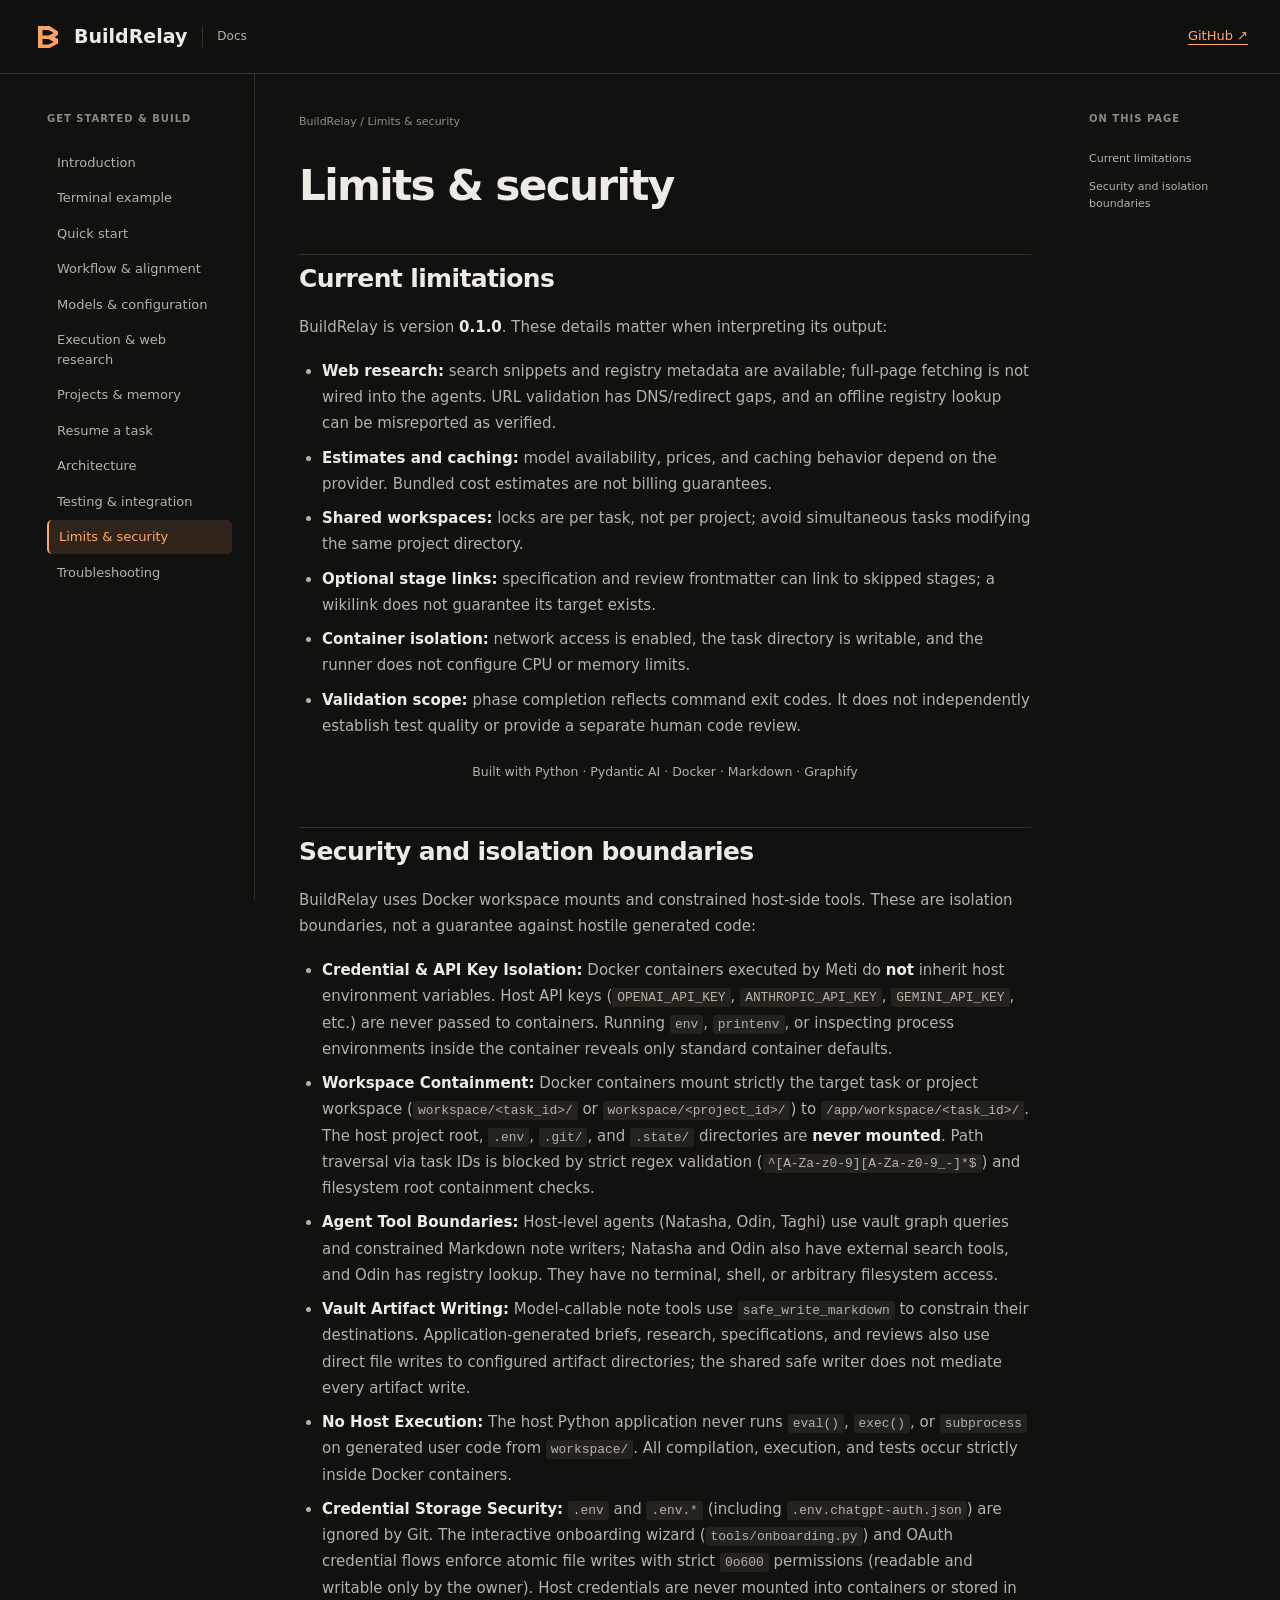
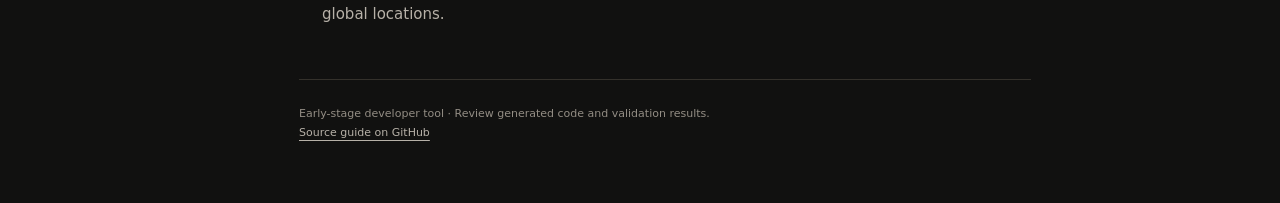
<file: docs/limitations.html>
<!doctype html>
<html lang="en"><head><meta charset="utf-8"><meta name="viewport" content="width=device-width,initial-scale=1"><meta name="color-scheme" content="dark"><title>Limits &amp; security · BuildRelay</title><meta name="description" content="BuildRelay guides: plan, build, check, and resume development tasks."><link rel="icon" href="brand/logo.svg" type="image/svg+xml"><link rel="stylesheet" href="site.css"><script src="site.js" defer></script><link rel="canonical" href="https://dutch-panda.github.io/BuildRelay/limitations.html"></head>
<body><a class="skip" href="#content">Skip to content</a><header><a class="brand" href="index.html"><img src="brand/logo.svg" alt="" width="32" height="32">BuildRelay <span>Docs</span></a><a href="https://github.com/Dutch-panda/BuildRelay">GitHub ↗</a></header><div class="layout"><aside class="sidebar"><details open><summary>Documentation</summary><nav aria-label="Documentation"><p>GET STARTED & BUILD</p><a href="index.html">Introduction</a><a href="example.html">Terminal example</a><a href="quickstart.html">Quick start</a><a href="workflow.html">Workflow &amp; alignment</a><a href="configuration.html">Models &amp; configuration</a><a href="execution.html">Execution &amp; web research</a><a href="projects.html">Projects &amp; memory</a><a href="resume.html">Resume a task</a><a href="architecture.html">Architecture</a><a href="testing.html">Testing &amp; integration</a><a href="limitations.html" aria-current="page">Limits &amp; security</a><a href="troubleshooting.html">Troubleshooting</a></nav></details></aside><main id="content"><div class="breadcrumb">BuildRelay / Limits &amp; security</div><h1>Limits &amp; security</h1><h2 id="current-limitations">Current limitations</h2>
<p>BuildRelay is version <strong>0.1.0</strong>. These details matter when interpreting its output:</p>
<ul>
<li><strong>Web research:</strong> search snippets and registry metadata are available; full-page fetching is not wired into the agents. URL validation has DNS/redirect gaps, and an offline registry lookup can be misreported as verified.</li>
<li><strong>Estimates and caching:</strong> model availability, prices, and caching behavior depend on the provider. Bundled cost estimates are not billing guarantees.</li>
<li><strong>Shared workspaces:</strong> locks are per task, not per project; avoid simultaneous tasks modifying the same project directory.</li>
<li><strong>Optional stage links:</strong> specification and review frontmatter can link to skipped stages; a wikilink does not guarantee its target exists.</li>
<li><strong>Container isolation:</strong> network access is enabled, the task directory is writable, and the runner does not configure CPU or memory limits.</li>
<li><strong>Validation scope:</strong> phase completion reflects command exit codes. It does not independently establish test quality or provide a separate human code review.</li>
</ul>
<div align="center">
<p><sub>Built with Python · Pydantic AI · Docker · Markdown · Graphify</sub></p>
</div>
<h2 id="security-and-isolation-boundaries">Security and isolation boundaries</h2>
<p>BuildRelay uses Docker workspace mounts and constrained host-side tools. These are isolation boundaries, not a guarantee against hostile generated code:</p>
<ul>
<li><strong>Credential &amp; API Key Isolation:</strong> Docker containers executed by Meti do <strong>not</strong> inherit host environment variables. Host API keys (<code>OPENAI_API_KEY</code>, <code>ANTHROPIC_API_KEY</code>, <code>GEMINI_API_KEY</code>, etc.) are never passed to containers. Running <code>env</code>, <code>printenv</code>, or inspecting process environments inside the container reveals only standard container defaults.</li>
<li><strong>Workspace Containment:</strong> Docker containers mount strictly the target task or project workspace (<code>workspace/&lt;task_id&gt;/</code> or <code>workspace/&lt;project_id&gt;/</code>) to <code>/app/workspace/&lt;task_id&gt;/</code>. The host project root, <code>.env</code>, <code>.git/</code>, and <code>.state/</code> directories are <strong>never mounted</strong>. Path traversal via task IDs is blocked by strict regex validation (<code>^[A-Za-z0-9][A-Za-z0-9_-]*$</code>) and filesystem root containment checks.</li>
<li><strong>Agent Tool Boundaries:</strong> Host-level agents (Natasha, Odin, Taghi) use vault graph queries and constrained Markdown note writers; Natasha and Odin also have external search tools, and Odin has registry lookup. They have no terminal, shell, or arbitrary filesystem access.</li>
<li><strong>Vault Artifact Writing:</strong> Model-callable note tools use <code>safe_write_markdown</code> to constrain their destinations. Application-generated briefs, research, specifications, and reviews also use direct file writes to configured artifact directories; the shared safe writer does not mediate every artifact write.</li>
<li><strong>No Host Execution:</strong> The host Python application never runs <code>eval()</code>, <code>exec()</code>, or <code>subprocess</code> on generated user code from <code>workspace/</code>. All compilation, execution, and tests occur strictly inside Docker containers.</li>
<li><strong>Credential Storage Security:</strong> <code>.env</code> and <code>.env.*</code> (including <code>.env.chatgpt-auth.json</code>) are ignored by Git. The interactive onboarding wizard (<code>tools/onboarding.py</code>) and OAuth credential flows enforce atomic file writes with strict <code>0o600</code> permissions (readable and writable only by the owner). Host credentials are never mounted into containers or stored in global locations.</li>
</ul>
<footer>Early-stage developer tool · Review generated code and validation results.<br><a href="https://github.com/Dutch-panda/BuildRelay/blob/main/README.md">Source guide on GitHub</a></footer></main><aside class="toc"><nav aria-label="On this page"><p>ON THIS PAGE</p><a href="#current-limitations">Current limitations</a><a href="#security-and-isolation-boundaries">Security and isolation boundaries</a></nav></aside></div></body></html>
</file>
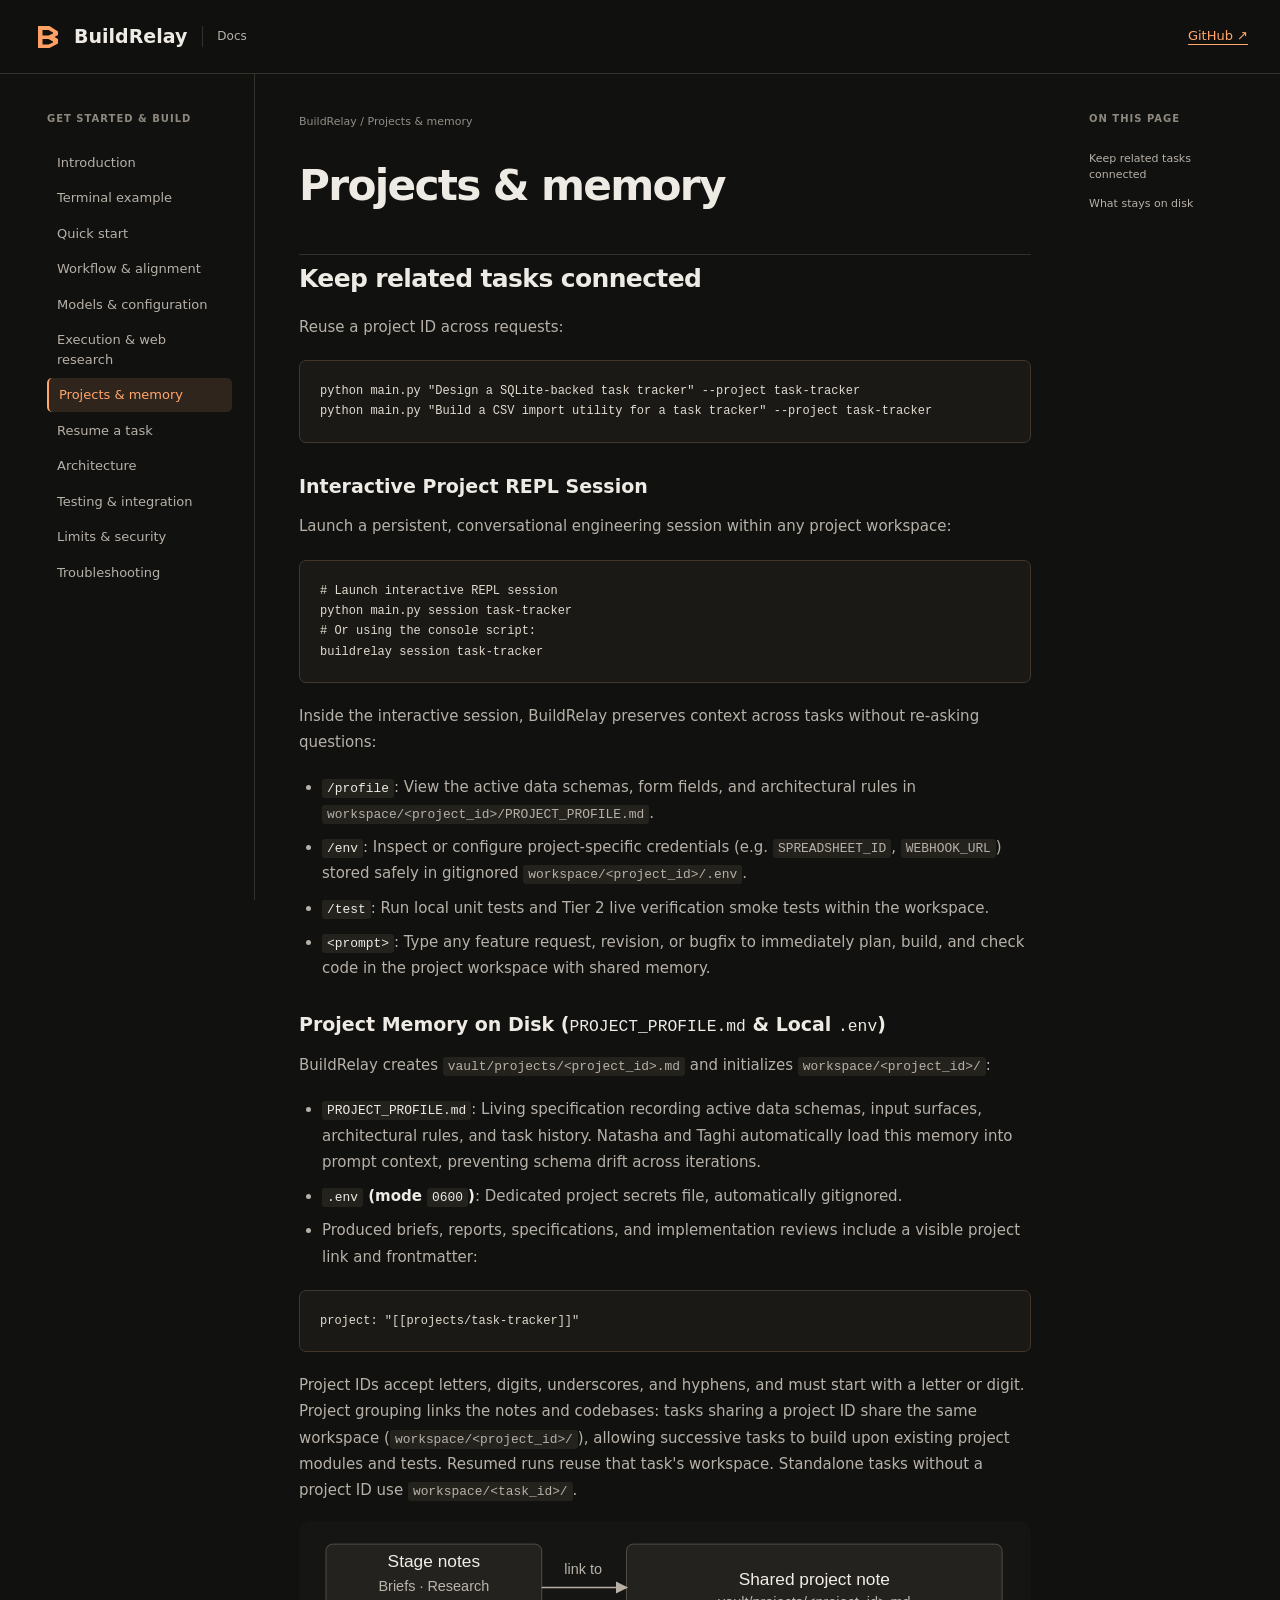
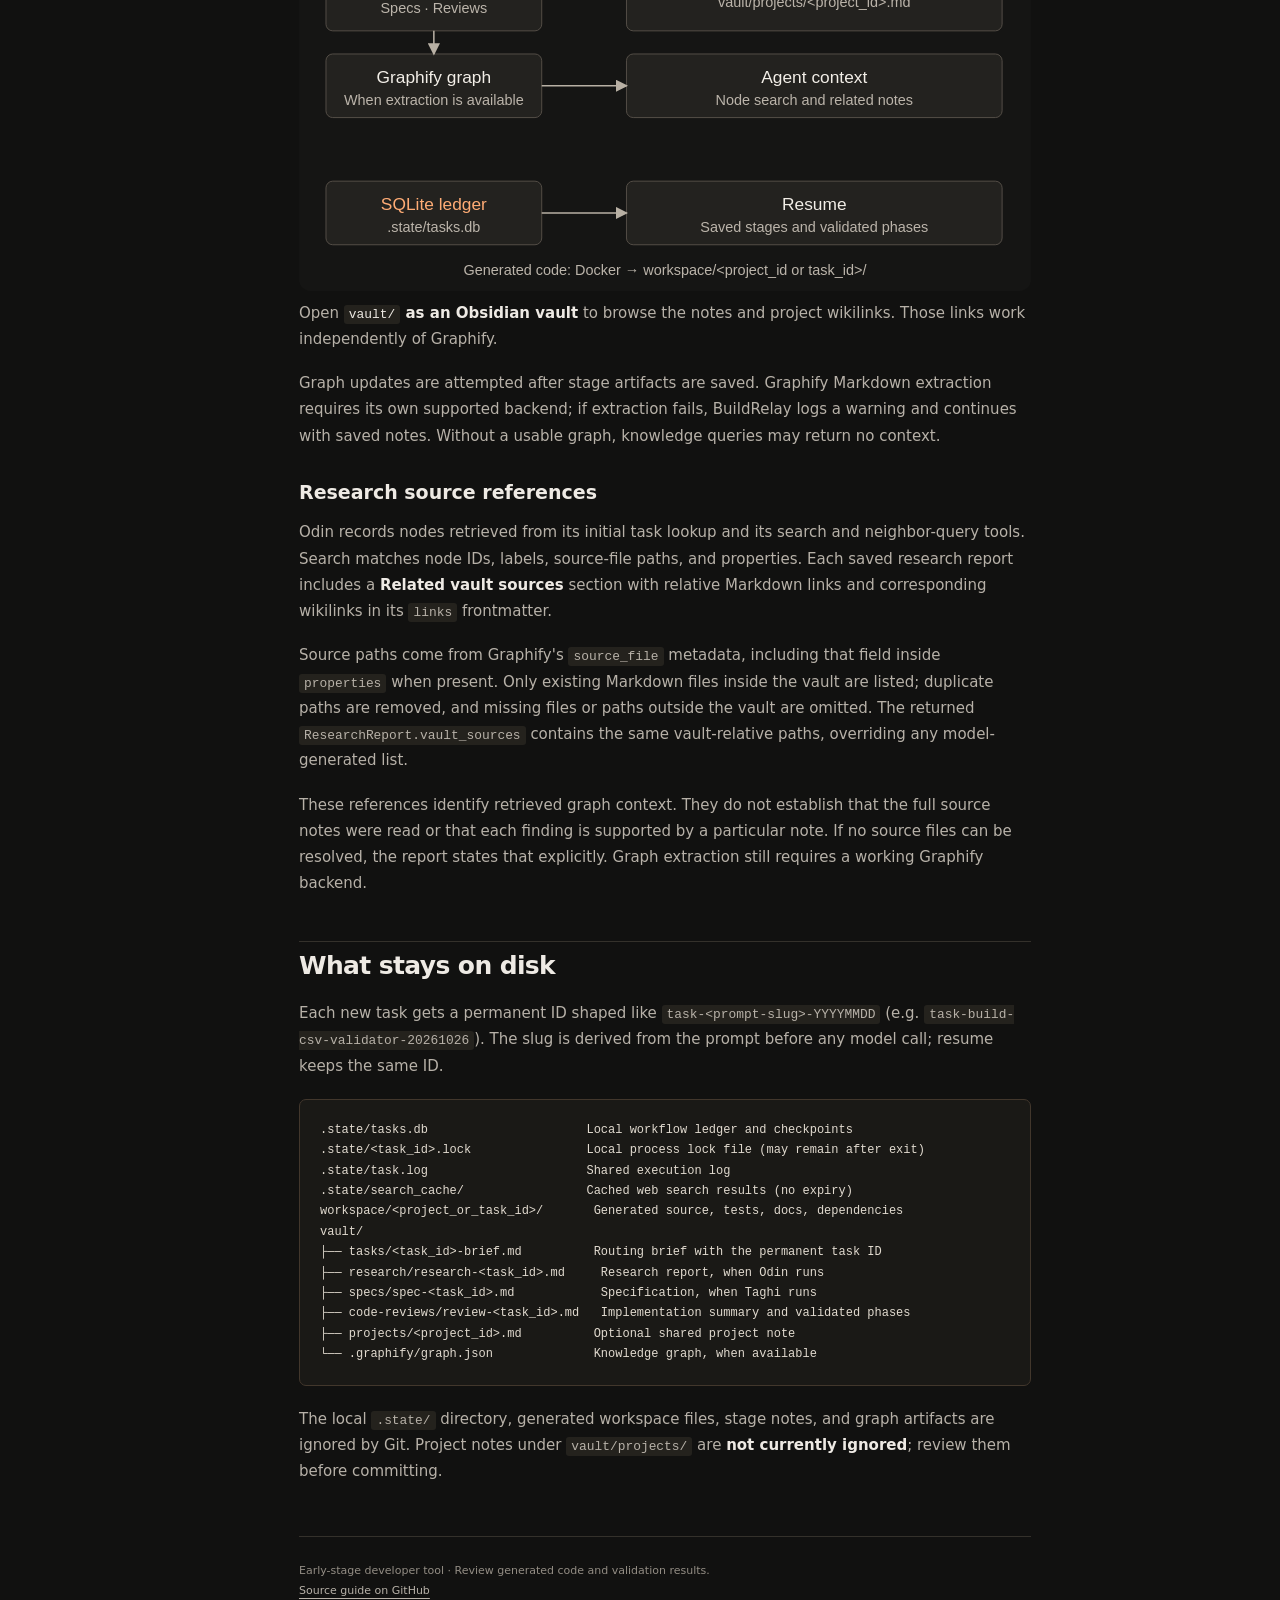
<file: docs/projects.html>
<!doctype html>
<html lang="en"><head><meta charset="utf-8"><meta name="viewport" content="width=device-width,initial-scale=1"><meta name="color-scheme" content="dark"><title>Projects &amp; memory · BuildRelay</title><meta name="description" content="BuildRelay guides: plan, build, check, and resume development tasks."><link rel="icon" href="brand/logo.svg" type="image/svg+xml"><link rel="stylesheet" href="site.css"><script src="site.js" defer></script><link rel="canonical" href="https://dutch-panda.github.io/BuildRelay/projects.html"></head>
<body><a class="skip" href="#content">Skip to content</a><header><a class="brand" href="index.html"><img src="brand/logo.svg" alt="" width="32" height="32">BuildRelay <span>Docs</span></a><a href="https://github.com/Dutch-panda/BuildRelay">GitHub ↗</a></header><div class="layout"><aside class="sidebar"><details open><summary>Documentation</summary><nav aria-label="Documentation"><p>GET STARTED & BUILD</p><a href="index.html">Introduction</a><a href="example.html">Terminal example</a><a href="quickstart.html">Quick start</a><a href="workflow.html">Workflow &amp; alignment</a><a href="configuration.html">Models &amp; configuration</a><a href="execution.html">Execution &amp; web research</a><a href="projects.html" aria-current="page">Projects &amp; memory</a><a href="resume.html">Resume a task</a><a href="architecture.html">Architecture</a><a href="testing.html">Testing &amp; integration</a><a href="limitations.html">Limits &amp; security</a><a href="troubleshooting.html">Troubleshooting</a></nav></details></aside><main id="content"><div class="breadcrumb">BuildRelay / Projects &amp; memory</div><h1>Projects &amp; memory</h1><h2 id="keep-related-tasks-connected">Keep related tasks connected</h2>
<p>Reuse a project ID across requests:</p>
<pre><code class="language-bash">python main.py &quot;Design a SQLite-backed task tracker&quot; --project task-tracker
python main.py &quot;Build a CSV import utility for a task tracker&quot; --project task-tracker
</code></pre>
<h3 id="interactive-project-repl-session">Interactive Project REPL Session</h3>
<p>Launch a persistent, conversational engineering session within any project workspace:</p>
<pre><code class="language-bash"># Launch interactive REPL session
python main.py session task-tracker
# Or using the console script:
buildrelay session task-tracker
</code></pre>
<p>Inside the interactive session, BuildRelay preserves context across tasks without re-asking questions:</p>
<ul>
<li><strong><code>/profile</code></strong>: View the active data schemas, form fields, and architectural rules in <code>workspace/&lt;project_id&gt;/PROJECT_PROFILE.md</code>.</li>
<li><strong><code>/env</code></strong>: Inspect or configure project-specific credentials (e.g. <code>SPREADSHEET_ID</code>, <code>WEBHOOK_URL</code>) stored safely in gitignored <code>workspace/&lt;project_id&gt;/.env</code>.</li>
<li><strong><code>/test</code></strong>: Run local unit tests and Tier 2 live verification smoke tests within the workspace.</li>
<li><strong><code>&lt;prompt&gt;</code></strong>: Type any feature request, revision, or bugfix to immediately plan, build, and check code in the project workspace with shared memory.</li>
</ul>
<h3 id="project-memory-on-disk-project_profilemd--local-env">Project Memory on Disk (<code>PROJECT_PROFILE.md</code> &amp; Local <code>.env</code>)</h3>
<p>BuildRelay creates <code>vault/projects/&lt;project_id&gt;.md</code> and initializes <code>workspace/&lt;project_id&gt;/</code>:</p>
<ul>
<li><strong><code>PROJECT_PROFILE.md</code></strong>: Living specification recording active data schemas, input surfaces, architectural rules, and task history. Natasha and Taghi automatically load this memory into prompt context, preventing schema drift across iterations.</li>
<li><strong><code>.env</code> (mode <code>0600</code>)</strong>: Dedicated project secrets file, automatically gitignored.</li>
<li>Produced briefs, reports, specifications, and implementation reviews include a visible project link and frontmatter:</li>
</ul>
<pre><code class="language-yaml">project: &quot;[[projects/task-tracker]]&quot;
</code></pre>
<p>Project IDs accept letters, digits, underscores, and hyphens, and must start with a letter or digit. Project grouping links the notes and codebases: tasks sharing a project ID share the same workspace (<code>workspace/&lt;project_id&gt;/</code>), allowing successive tasks to build upon existing project modules and tests. Resumed runs reuse that task's workspace. Standalone tasks without a project ID use <code>workspace/&lt;task_id&gt;/</code>.</p>
<img src="diagrams/saved-data.svg" alt="Stage notes connect to project notes and Graphify; the SQLite ledger saves resume progress, and Docker writes generated code to workspaces." width="760">
<p>Open <strong><code>vault/</code> as an Obsidian vault</strong> to browse the notes and project wikilinks. Those links work independently of Graphify.</p>
<p>Graph updates are attempted after stage artifacts are saved. Graphify Markdown extraction requires its own supported backend; if extraction fails, BuildRelay logs a warning and continues with saved notes. Without a usable graph, knowledge queries may return no context.</p>
<h3 id="research-source-references">Research source references</h3>
<p>Odin records nodes retrieved from its initial task lookup and its search and neighbor-query tools. Search matches node IDs, labels, source-file paths, and properties. Each saved research report includes a <strong>Related vault sources</strong> section with relative Markdown links and corresponding wikilinks in its <code>links</code> frontmatter.</p>
<p>Source paths come from Graphify's <code>source_file</code> metadata, including that field inside <code>properties</code> when present. Only existing Markdown files inside the vault are listed; duplicate paths are removed, and missing files or paths outside the vault are omitted. The returned <code>ResearchReport.vault_sources</code> contains the same vault-relative paths, overriding any model-generated list.</p>
<p>These references identify retrieved graph context. They do not establish that the full source notes were read or that each finding is supported by a particular note. If no source files can be resolved, the report states that explicitly. Graph extraction still requires a working Graphify backend.</p>
<h2 id="what-stays-on-disk">What stays on disk</h2>
<p>Each new task gets a permanent ID shaped like <code>task-&lt;prompt-slug&gt;-YYYYMMDD</code> (e.g. <code>task-build-csv-validator-20261026</code>). The slug is derived from the prompt before any model call; resume keeps the same ID.</p>
<pre><code class="language-text">.state/tasks.db                      Local workflow ledger and checkpoints
.state/&lt;task_id&gt;.lock                Local process lock file (may remain after exit)
.state/task.log                      Shared execution log
.state/search_cache/                 Cached web search results (no expiry)
workspace/&lt;project_or_task_id&gt;/       Generated source, tests, docs, dependencies
vault/
├── tasks/&lt;task_id&gt;-brief.md          Routing brief with the permanent task ID
├── research/research-&lt;task_id&gt;.md     Research report, when Odin runs
├── specs/spec-&lt;task_id&gt;.md            Specification, when Taghi runs
├── code-reviews/review-&lt;task_id&gt;.md   Implementation summary and validated phases
├── projects/&lt;project_id&gt;.md          Optional shared project note
└── .graphify/graph.json              Knowledge graph, when available
</code></pre>
<p>The local <code>.state/</code> directory, generated workspace files, stage notes, and graph artifacts are ignored by Git. Project notes under <code>vault/projects/</code> are <strong>not currently ignored</strong>; review them before committing.</p>
<footer>Early-stage developer tool · Review generated code and validation results.<br><a href="https://github.com/Dutch-panda/BuildRelay/blob/main/README.md">Source guide on GitHub</a></footer></main><aside class="toc"><nav aria-label="On this page"><p>ON THIS PAGE</p><a href="#keep-related-tasks-connected">Keep related tasks connected</a><a href="#what-stays-on-disk">What stays on disk</a></nav></aside></div></body></html>
</file>
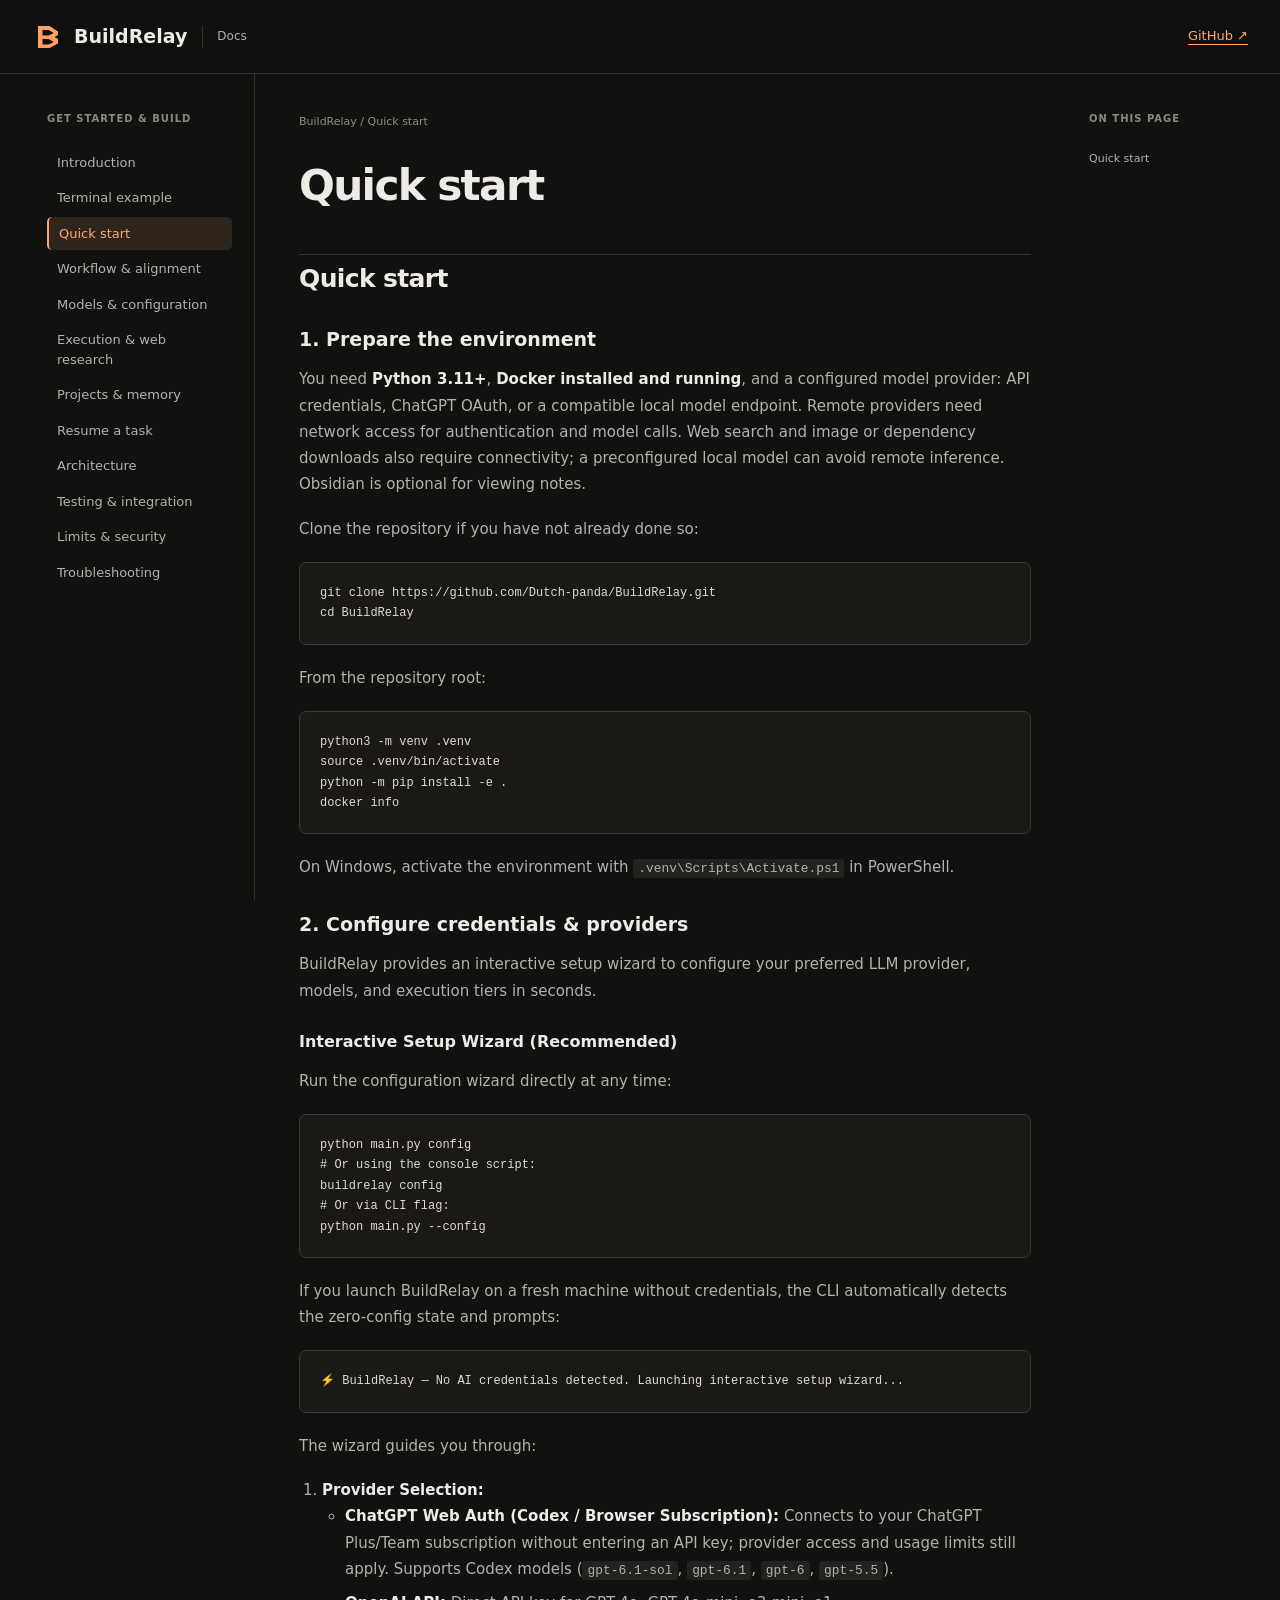
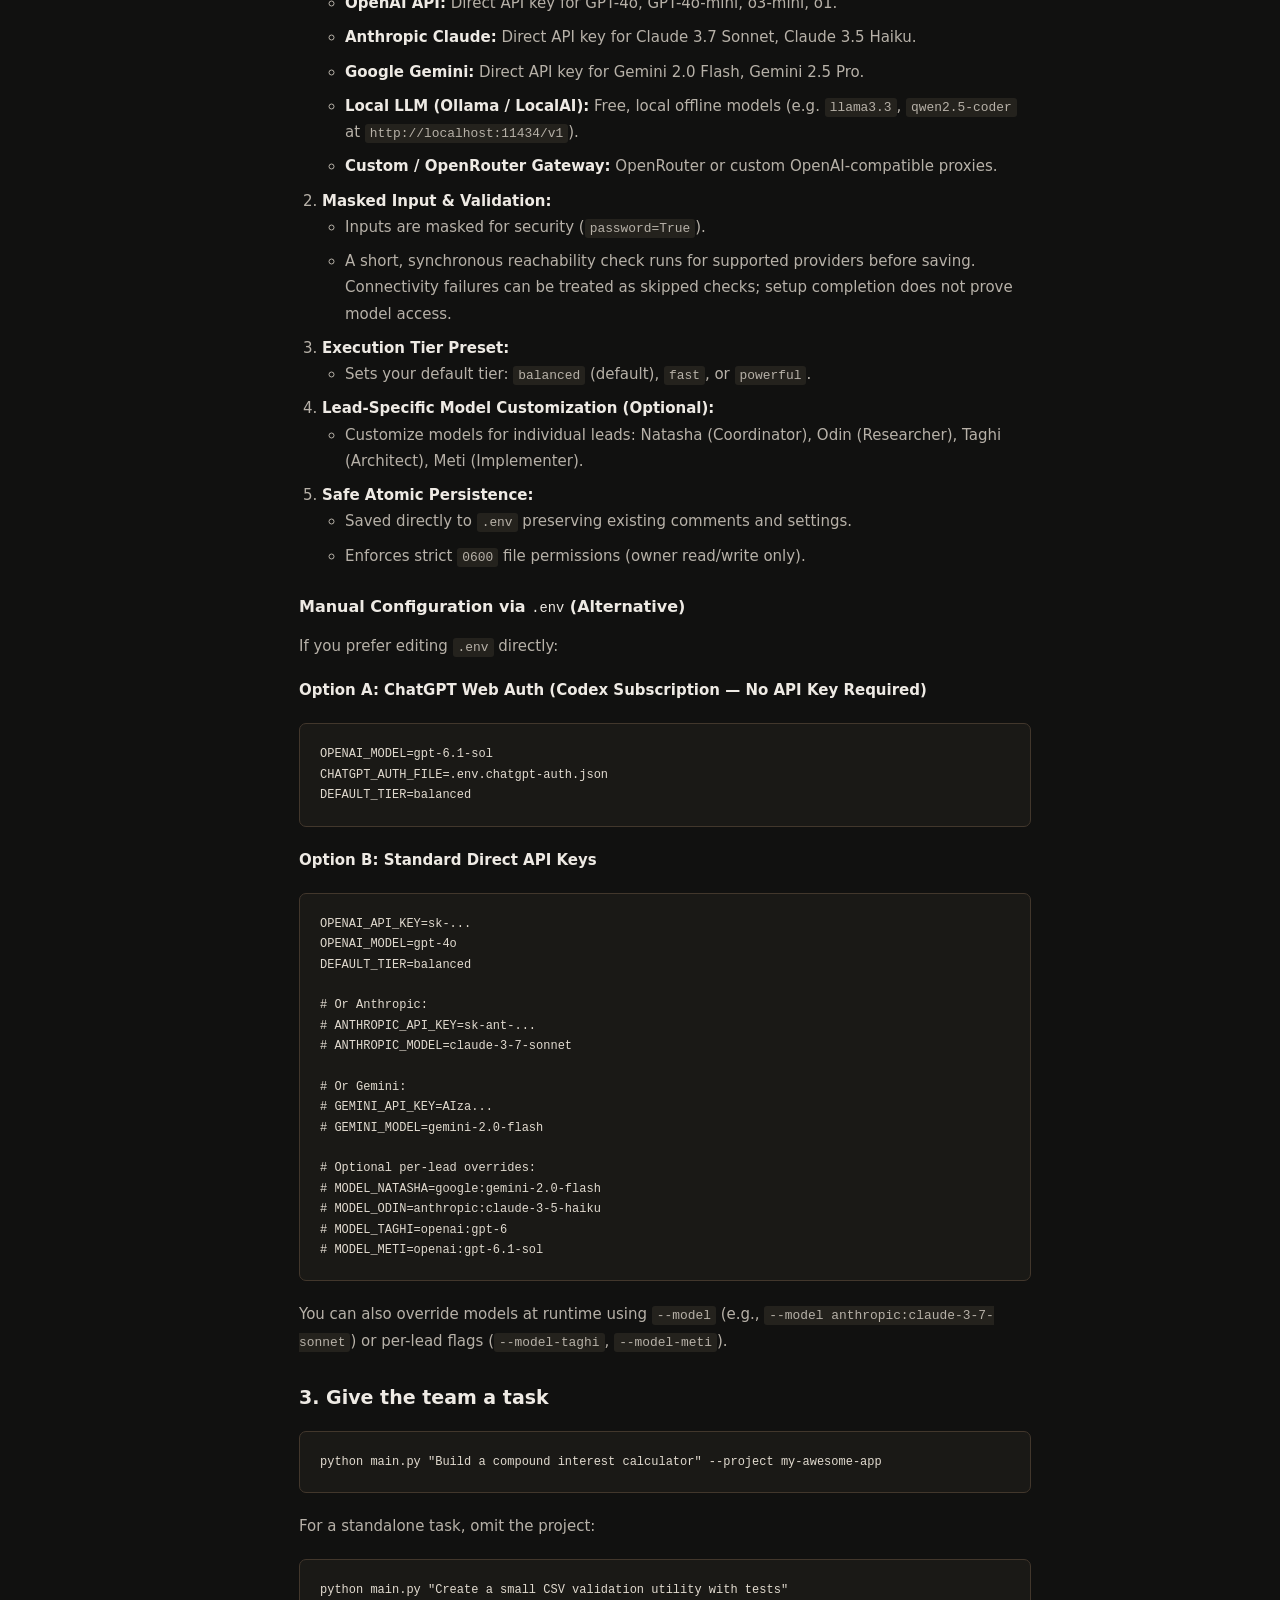
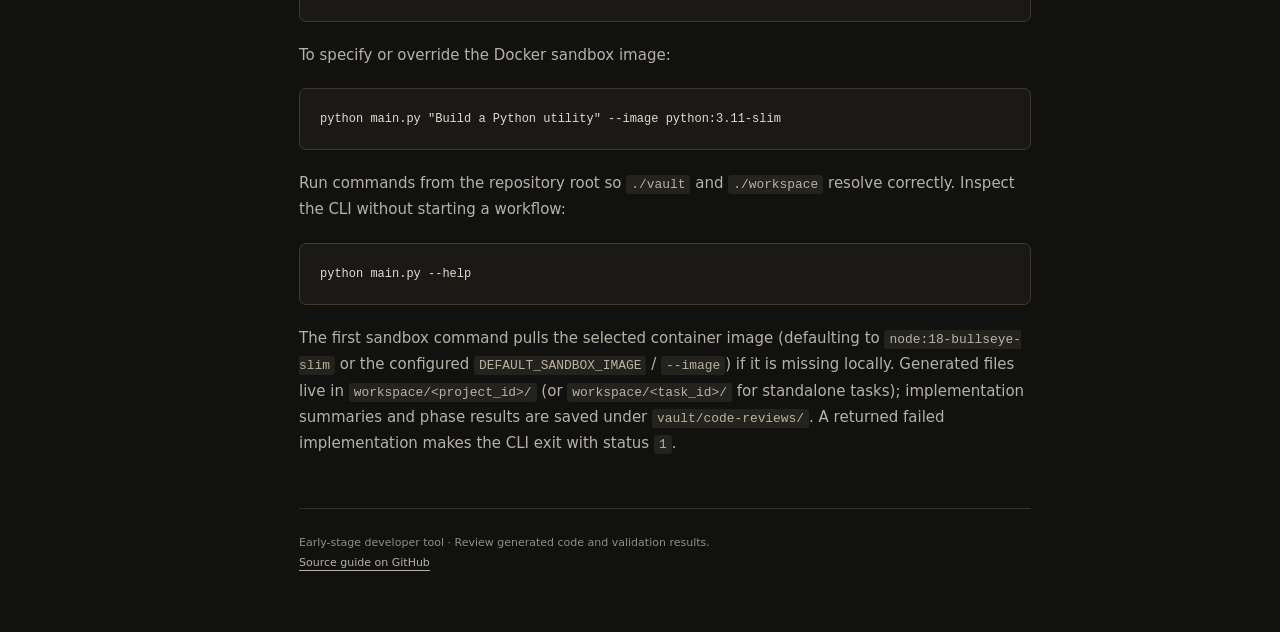
<file: docs/quickstart.html>
<!doctype html>
<html lang="en"><head><meta charset="utf-8"><meta name="viewport" content="width=device-width,initial-scale=1"><meta name="color-scheme" content="dark"><title>Quick start · BuildRelay</title><meta name="description" content="BuildRelay guides: plan, build, check, and resume development tasks."><link rel="icon" href="brand/logo.svg" type="image/svg+xml"><link rel="stylesheet" href="site.css"><script src="site.js" defer></script><link rel="canonical" href="https://dutch-panda.github.io/BuildRelay/quickstart.html"></head>
<body><a class="skip" href="#content">Skip to content</a><header><a class="brand" href="index.html"><img src="brand/logo.svg" alt="" width="32" height="32">BuildRelay <span>Docs</span></a><a href="https://github.com/Dutch-panda/BuildRelay">GitHub ↗</a></header><div class="layout"><aside class="sidebar"><details open><summary>Documentation</summary><nav aria-label="Documentation"><p>GET STARTED & BUILD</p><a href="index.html">Introduction</a><a href="example.html">Terminal example</a><a href="quickstart.html" aria-current="page">Quick start</a><a href="workflow.html">Workflow &amp; alignment</a><a href="configuration.html">Models &amp; configuration</a><a href="execution.html">Execution &amp; web research</a><a href="projects.html">Projects &amp; memory</a><a href="resume.html">Resume a task</a><a href="architecture.html">Architecture</a><a href="testing.html">Testing &amp; integration</a><a href="limitations.html">Limits &amp; security</a><a href="troubleshooting.html">Troubleshooting</a></nav></details></aside><main id="content"><div class="breadcrumb">BuildRelay / Quick start</div><h1>Quick start</h1><h2 id="quick-start">Quick start</h2>
<h3 id="1-prepare-the-environment">1. Prepare the environment</h3>
<p>You need <strong>Python 3.11+</strong>, <strong>Docker installed and running</strong>, and a configured model provider: API credentials, ChatGPT OAuth, or a compatible local model endpoint. Remote providers need network access for authentication and model calls. Web search and image or dependency downloads also require connectivity; a preconfigured local model can avoid remote inference. Obsidian is optional for viewing notes.</p>
<p>Clone the repository if you have not already done so:</p>
<pre><code class="language-bash">git clone https://github.com/Dutch-panda/BuildRelay.git
cd BuildRelay
</code></pre>
<p>From the repository root:</p>
<pre><code class="language-bash">python3 -m venv .venv
source .venv/bin/activate
python -m pip install -e .
docker info
</code></pre>
<p>On Windows, activate the environment with <code>.venv\Scripts\Activate.ps1</code> in PowerShell.</p>
<h3 id="2-configure-credentials--providers">2. Configure credentials &amp; providers</h3>
<p>BuildRelay provides an interactive setup wizard to configure your preferred LLM provider, models, and execution tiers in seconds.</p>
<h4 id="interactive-setup-wizard-recommended">Interactive Setup Wizard (Recommended)</h4>
<p>Run the configuration wizard directly at any time:</p>
<pre><code class="language-bash">python main.py config
# Or using the console script:
buildrelay config
# Or via CLI flag:
python main.py --config
</code></pre>
<p>If you launch BuildRelay on a fresh machine without credentials, the CLI automatically detects the zero-config state and prompts:</p>
<pre><code>⚡ BuildRelay — No AI credentials detected. Launching interactive setup wizard...
</code></pre>
<p>The wizard guides you through:</p>
<ol>
<li><strong>Provider Selection:</strong>
<ul>
<li><strong>ChatGPT Web Auth (Codex / Browser Subscription):</strong> Connects to your ChatGPT Plus/Team subscription without entering an API key; provider access and usage limits still apply. Supports Codex models (<code>gpt-6.1-sol</code>, <code>gpt-6.1</code>, <code>gpt-6</code>, <code>gpt-5.5</code>).</li>
<li><strong>OpenAI API:</strong> Direct API key for GPT-4o, GPT-4o-mini, o3-mini, o1.</li>
<li><strong>Anthropic Claude:</strong> Direct API key for Claude 3.7 Sonnet, Claude 3.5 Haiku.</li>
<li><strong>Google Gemini:</strong> Direct API key for Gemini 2.0 Flash, Gemini 2.5 Pro.</li>
<li><strong>Local LLM (Ollama / LocalAI):</strong> Free, local offline models (e.g. <code>llama3.3</code>, <code>qwen2.5-coder</code> at <code>http://localhost:11434/v1</code>).</li>
<li><strong>Custom / OpenRouter Gateway:</strong> OpenRouter or custom OpenAI-compatible proxies.</li>
</ul>
</li>
<li><strong>Masked Input &amp; Validation:</strong>
<ul>
<li>Inputs are masked for security (<code>password=True</code>).</li>
<li>A short, synchronous reachability check runs for supported providers before saving. Connectivity failures can be treated as skipped checks; setup completion does not prove model access.</li>
</ul>
</li>
<li><strong>Execution Tier Preset:</strong>
<ul>
<li>Sets your default tier: <code>balanced</code> (default), <code>fast</code>, or <code>powerful</code>.</li>
</ul>
</li>
<li><strong>Lead-Specific Model Customization (Optional):</strong>
<ul>
<li>Customize models for individual leads: Natasha (Coordinator), Odin (Researcher), Taghi (Architect), Meti (Implementer).</li>
</ul>
</li>
<li><strong>Safe Atomic Persistence:</strong>
<ul>
<li>Saved directly to <code>.env</code> preserving existing comments and settings.</li>
<li>Enforces strict <code>0600</code> file permissions (owner read/write only).</li>
</ul>
</li>
</ol>
<h4 id="manual-configuration-via-env-alternative">Manual Configuration via <code>.env</code> (Alternative)</h4>
<p>If you prefer editing <code>.env</code> directly:</p>
<p><strong>Option A: ChatGPT Web Auth (Codex Subscription — No API Key Required)</strong></p>
<pre><code class="language-dotenv">OPENAI_MODEL=gpt-6.1-sol
CHATGPT_AUTH_FILE=.env.chatgpt-auth.json
DEFAULT_TIER=balanced
</code></pre>
<p><strong>Option B: Standard Direct API Keys</strong></p>
<pre><code class="language-dotenv">OPENAI_API_KEY=sk-...
OPENAI_MODEL=gpt-4o
DEFAULT_TIER=balanced

# Or Anthropic:
# ANTHROPIC_API_KEY=sk-ant-...
# ANTHROPIC_MODEL=claude-3-7-sonnet

# Or Gemini:
# GEMINI_API_KEY=AIza...
# GEMINI_MODEL=gemini-2.0-flash

# Optional per-lead overrides:
# MODEL_NATASHA=google:gemini-2.0-flash
# MODEL_ODIN=anthropic:claude-3-5-haiku
# MODEL_TAGHI=openai:gpt-6
# MODEL_METI=openai:gpt-6.1-sol
</code></pre>
<p>You can also override models at runtime using <code>--model</code> (e.g., <code>--model anthropic:claude-3-7-sonnet</code>) or per-lead flags (<code>--model-taghi</code>, <code>--model-meti</code>).</p>
<h3 id="3-give-the-team-a-task">3. Give the team a task</h3>
<pre><code class="language-bash">python main.py &quot;Build a compound interest calculator&quot; --project my-awesome-app
</code></pre>
<p>For a standalone task, omit the project:</p>
<pre><code class="language-bash">python main.py &quot;Create a small CSV validation utility with tests&quot;
</code></pre>
<p>To specify or override the Docker sandbox image:</p>
<pre><code class="language-bash">python main.py &quot;Build a Python utility&quot; --image python:3.11-slim
</code></pre>
<p>Run commands from the repository root so <code>./vault</code> and <code>./workspace</code> resolve correctly. Inspect the CLI without starting a workflow:</p>
<pre><code class="language-bash">python main.py --help
</code></pre>
<p>The first sandbox command pulls the selected container image (defaulting to <code>node:18-bullseye-slim</code> or the configured <code>DEFAULT_SANDBOX_IMAGE</code> / <code>--image</code>) if it is missing locally. Generated files live in <code>workspace/&lt;project_id&gt;/</code> (or <code>workspace/&lt;task_id&gt;/</code> for standalone tasks); implementation summaries and phase results are saved under <code>vault/code-reviews/</code>. A returned failed implementation makes the CLI exit with status <code>1</code>.</p>
<footer>Early-stage developer tool · Review generated code and validation results.<br><a href="https://github.com/Dutch-panda/BuildRelay/blob/main/README.md">Source guide on GitHub</a></footer></main><aside class="toc"><nav aria-label="On this page"><p>ON THIS PAGE</p><a href="#quick-start">Quick start</a></nav></aside></div></body></html>
</file>
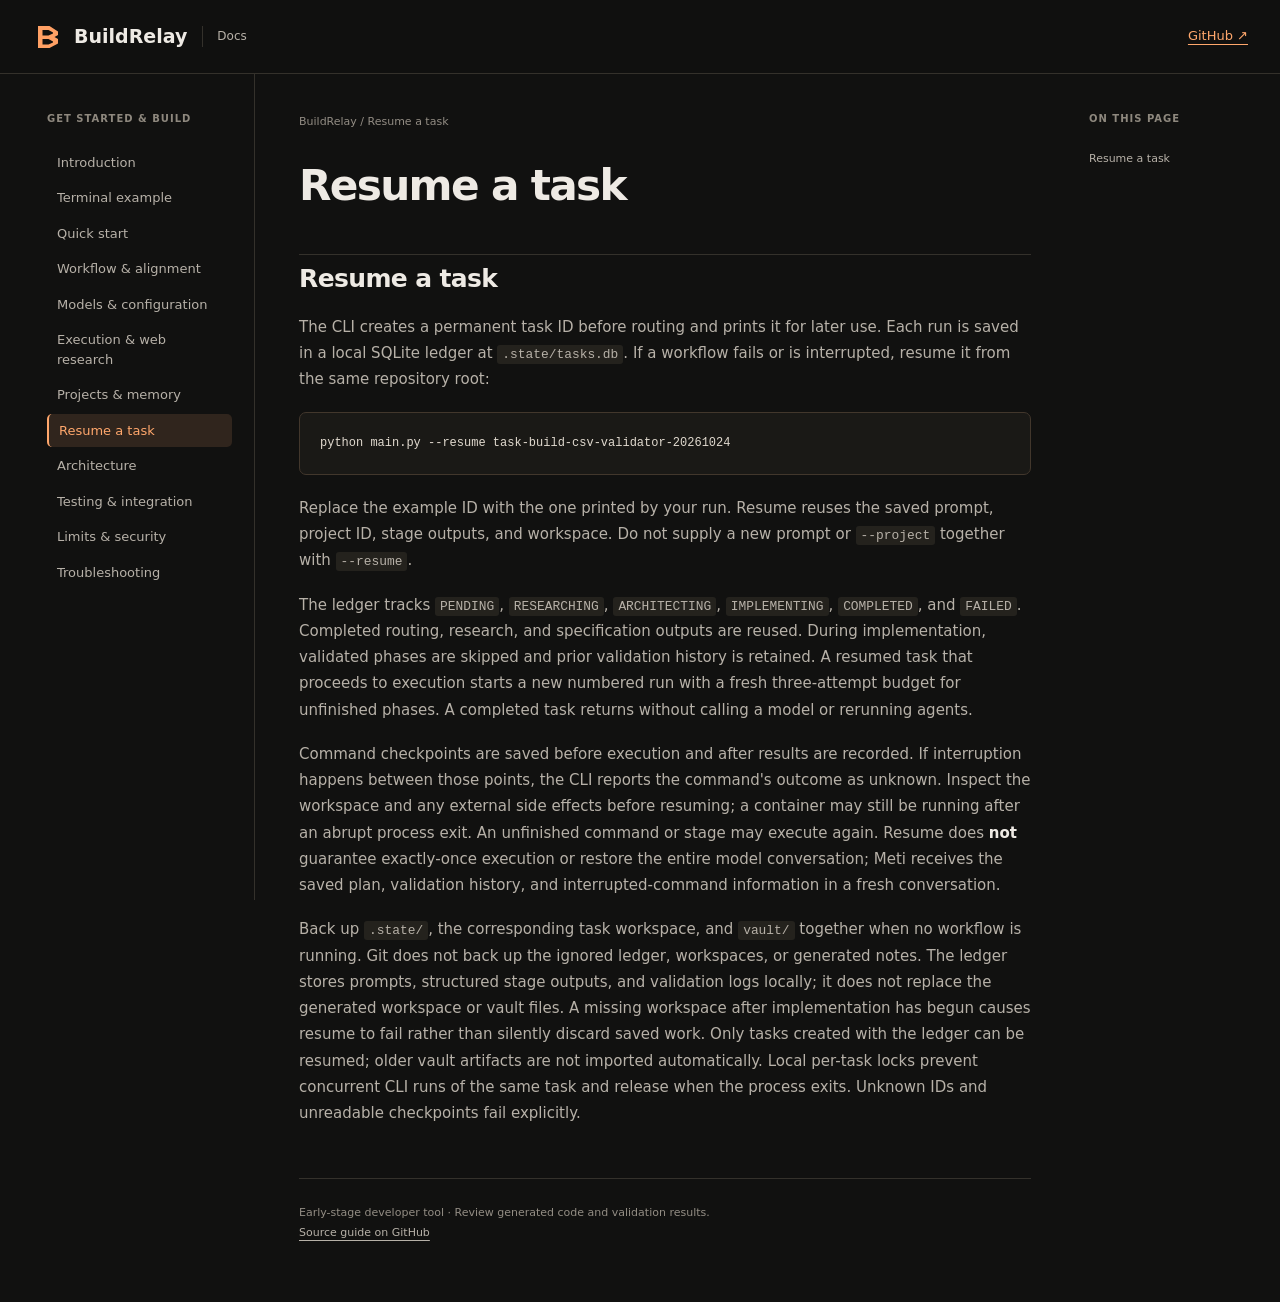
<file: docs/resume.html>
<!doctype html>
<html lang="en"><head><meta charset="utf-8"><meta name="viewport" content="width=device-width,initial-scale=1"><meta name="color-scheme" content="dark"><title>Resume a task · BuildRelay</title><meta name="description" content="BuildRelay guides: plan, build, check, and resume development tasks."><link rel="icon" href="brand/logo.svg" type="image/svg+xml"><link rel="stylesheet" href="site.css"><script src="site.js" defer></script><link rel="canonical" href="https://dutch-panda.github.io/BuildRelay/resume.html"></head>
<body><a class="skip" href="#content">Skip to content</a><header><a class="brand" href="index.html"><img src="brand/logo.svg" alt="" width="32" height="32">BuildRelay <span>Docs</span></a><a href="https://github.com/Dutch-panda/BuildRelay">GitHub ↗</a></header><div class="layout"><aside class="sidebar"><details open><summary>Documentation</summary><nav aria-label="Documentation"><p>GET STARTED & BUILD</p><a href="index.html">Introduction</a><a href="example.html">Terminal example</a><a href="quickstart.html">Quick start</a><a href="workflow.html">Workflow &amp; alignment</a><a href="configuration.html">Models &amp; configuration</a><a href="execution.html">Execution &amp; web research</a><a href="projects.html">Projects &amp; memory</a><a href="resume.html" aria-current="page">Resume a task</a><a href="architecture.html">Architecture</a><a href="testing.html">Testing &amp; integration</a><a href="limitations.html">Limits &amp; security</a><a href="troubleshooting.html">Troubleshooting</a></nav></details></aside><main id="content"><div class="breadcrumb">BuildRelay / Resume a task</div><h1>Resume a task</h1><h2 id="resume-a-task">Resume a task</h2>
<p>The CLI creates a permanent task ID before routing and prints it for later use. Each run is saved in a local SQLite ledger at <code>.state/tasks.db</code>. If a workflow fails or is interrupted, resume it from the same repository root:</p>
<pre><code class="language-bash">python main.py --resume task-build-csv-validator-20261024
</code></pre>
<p>Replace the example ID with the one printed by your run. Resume reuses the saved prompt, project ID, stage outputs, and workspace. Do not supply a new prompt or <code>--project</code> together with <code>--resume</code>.</p>
<p>The ledger tracks <code>PENDING</code>, <code>RESEARCHING</code>, <code>ARCHITECTING</code>, <code>IMPLEMENTING</code>, <code>COMPLETED</code>, and <code>FAILED</code>. Completed routing, research, and specification outputs are reused. During implementation, validated phases are skipped and prior validation history is retained. A resumed task that proceeds to execution starts a new numbered run with a fresh three-attempt budget for unfinished phases. A completed task returns without calling a model or rerunning agents.</p>
<p>Command checkpoints are saved before execution and after results are recorded. If interruption happens between those points, the CLI reports the command's outcome as unknown. Inspect the workspace and any external side effects before resuming; a container may still be running after an abrupt process exit. An unfinished command or stage may execute again. Resume does <strong>not</strong> guarantee exactly-once execution or restore the entire model conversation; Meti receives the saved plan, validation history, and interrupted-command information in a fresh conversation.</p>
<p>Back up <code>.state/</code>, the corresponding task workspace, and <code>vault/</code> together when no workflow is running. Git does not back up the ignored ledger, workspaces, or generated notes. The ledger stores prompts, structured stage outputs, and validation logs locally; it does not replace the generated workspace or vault files. A missing workspace after implementation has begun causes resume to fail rather than silently discard saved work. Only tasks created with the ledger can be resumed; older vault artifacts are not imported automatically. Local per-task locks prevent concurrent CLI runs of the same task and release when the process exits. Unknown IDs and unreadable checkpoints fail explicitly.</p>
<footer>Early-stage developer tool · Review generated code and validation results.<br><a href="https://github.com/Dutch-panda/BuildRelay/blob/main/README.md">Source guide on GitHub</a></footer></main><aside class="toc"><nav aria-label="On this page"><p>ON THIS PAGE</p><a href="#resume-a-task">Resume a task</a></nav></aside></div></body></html>
</file>
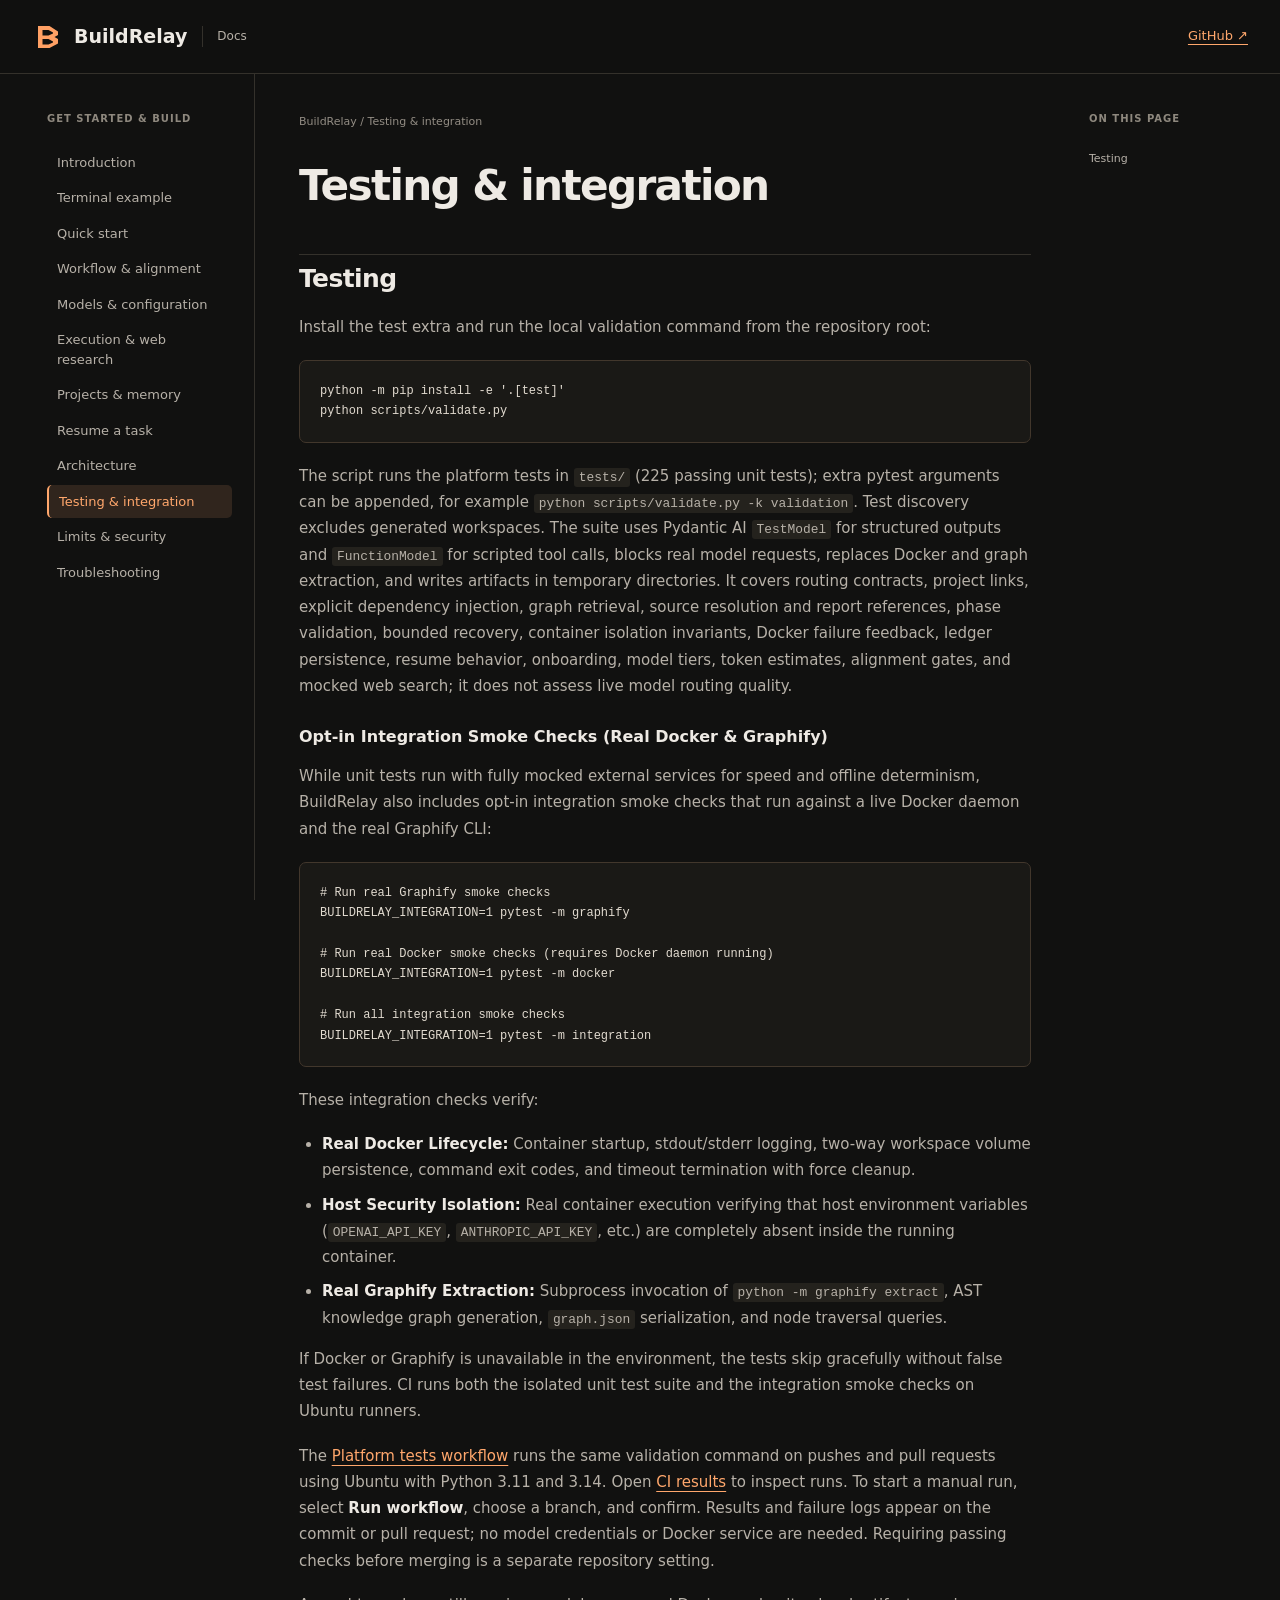
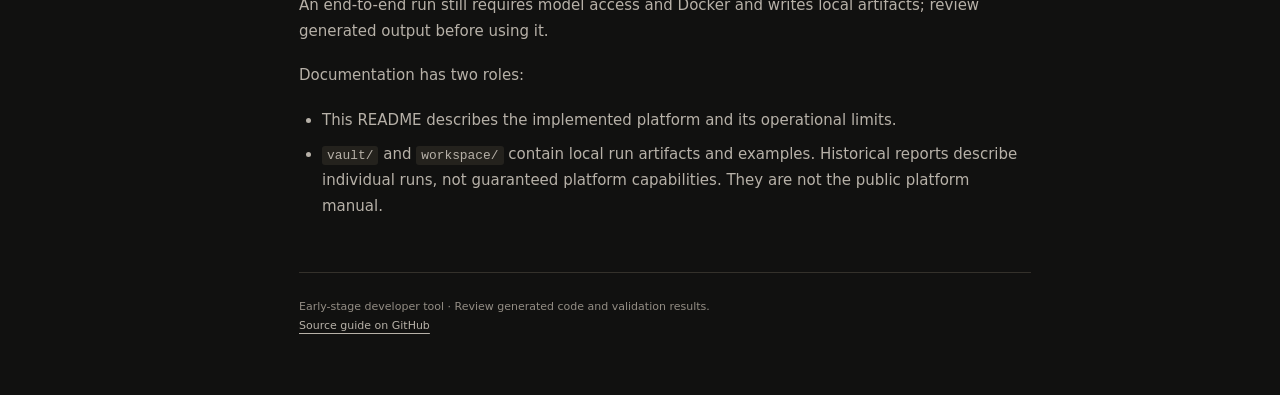
<file: docs/testing.html>
<!doctype html>
<html lang="en"><head><meta charset="utf-8"><meta name="viewport" content="width=device-width,initial-scale=1"><meta name="color-scheme" content="dark"><title>Testing &amp; integration · BuildRelay</title><meta name="description" content="BuildRelay guides: plan, build, check, and resume development tasks."><link rel="icon" href="brand/logo.svg" type="image/svg+xml"><link rel="stylesheet" href="site.css"><script src="site.js" defer></script><link rel="canonical" href="https://dutch-panda.github.io/BuildRelay/testing.html"></head>
<body><a class="skip" href="#content">Skip to content</a><header><a class="brand" href="index.html"><img src="brand/logo.svg" alt="" width="32" height="32">BuildRelay <span>Docs</span></a><a href="https://github.com/Dutch-panda/BuildRelay">GitHub ↗</a></header><div class="layout"><aside class="sidebar"><details open><summary>Documentation</summary><nav aria-label="Documentation"><p>GET STARTED & BUILD</p><a href="index.html">Introduction</a><a href="example.html">Terminal example</a><a href="quickstart.html">Quick start</a><a href="workflow.html">Workflow &amp; alignment</a><a href="configuration.html">Models &amp; configuration</a><a href="execution.html">Execution &amp; web research</a><a href="projects.html">Projects &amp; memory</a><a href="resume.html">Resume a task</a><a href="architecture.html">Architecture</a><a href="testing.html" aria-current="page">Testing &amp; integration</a><a href="limitations.html">Limits &amp; security</a><a href="troubleshooting.html">Troubleshooting</a></nav></details></aside><main id="content"><div class="breadcrumb">BuildRelay / Testing &amp; integration</div><h1>Testing &amp; integration</h1><h2 id="testing">Testing</h2>
<p>Install the test extra and run the local validation command from the repository root:</p>
<pre><code class="language-bash">python -m pip install -e '.[test]'
python scripts/validate.py
</code></pre>
<p>The script runs the platform tests in <code>tests/</code> (225 passing unit tests); extra pytest arguments can be appended, for example <code>python scripts/validate.py -k validation</code>. Test discovery excludes generated workspaces. The suite uses Pydantic AI <code>TestModel</code> for structured outputs and <code>FunctionModel</code> for scripted tool calls, blocks real model requests, replaces Docker and graph extraction, and writes artifacts in temporary directories. It covers routing contracts, project links, explicit dependency injection, graph retrieval, source resolution and report references, phase validation, bounded recovery, container isolation invariants, Docker failure feedback, ledger persistence, resume behavior, onboarding, model tiers, token estimates, alignment gates, and mocked web search; it does not assess live model routing quality.</p>
<h4 id="opt-in-integration-smoke-checks-real-docker--graphify">Opt-in Integration Smoke Checks (Real Docker &amp; Graphify)</h4>
<p>While unit tests run with fully mocked external services for speed and offline determinism, BuildRelay also includes opt-in integration smoke checks that run against a live Docker daemon and the real Graphify CLI:</p>
<pre><code class="language-bash"># Run real Graphify smoke checks
BUILDRELAY_INTEGRATION=1 pytest -m graphify

# Run real Docker smoke checks (requires Docker daemon running)
BUILDRELAY_INTEGRATION=1 pytest -m docker

# Run all integration smoke checks
BUILDRELAY_INTEGRATION=1 pytest -m integration
</code></pre>
<p>These integration checks verify:</p>
<ul>
<li><strong>Real Docker Lifecycle:</strong> Container startup, stdout/stderr logging, two-way workspace volume persistence, command exit codes, and timeout termination with force cleanup.</li>
<li><strong>Host Security Isolation:</strong> Real container execution verifying that host environment variables (<code>OPENAI_API_KEY</code>, <code>ANTHROPIC_API_KEY</code>, etc.) are completely absent inside the running container.</li>
<li><strong>Real Graphify Extraction:</strong> Subprocess invocation of <code>python -m graphify extract</code>, AST knowledge graph generation, <code>graph.json</code> serialization, and node traversal queries.</li>
</ul>
<p>If Docker or Graphify is unavailable in the environment, the tests skip gracefully without false test failures. CI runs both the isolated unit test suite and the integration smoke checks on Ubuntu runners.</p>
<p>The <a href="https://github.com/Dutch-panda/BuildRelay/blob/main/.github/workflows/tests.yml">Platform tests workflow</a> runs the same validation command on pushes and pull requests using Ubuntu with Python 3.11 and 3.14. Open <a href="https://github.com/Dutch-panda/BuildRelay/actions/workflows/tests.yml">CI results</a> to inspect runs. To start a manual run, select <strong>Run workflow</strong>, choose a branch, and confirm. Results and failure logs appear on the commit or pull request; no model credentials or Docker service are needed. Requiring passing checks before merging is a separate repository setting.</p>
<p>An end-to-end run still requires model access and Docker and writes local artifacts; review generated output before using it.</p>
<p>Documentation has two roles:</p>
<ul>
<li>This README describes the implemented platform and its operational limits.</li>
<li><code>vault/</code> and <code>workspace/</code> contain local run artifacts and examples. Historical reports describe individual runs, not guaranteed platform capabilities. They are not the public platform manual.</li>
</ul>
<footer>Early-stage developer tool · Review generated code and validation results.<br><a href="https://github.com/Dutch-panda/BuildRelay/blob/main/README.md">Source guide on GitHub</a></footer></main><aside class="toc"><nav aria-label="On this page"><p>ON THIS PAGE</p><a href="#testing">Testing</a></nav></aside></div></body></html>
</file>
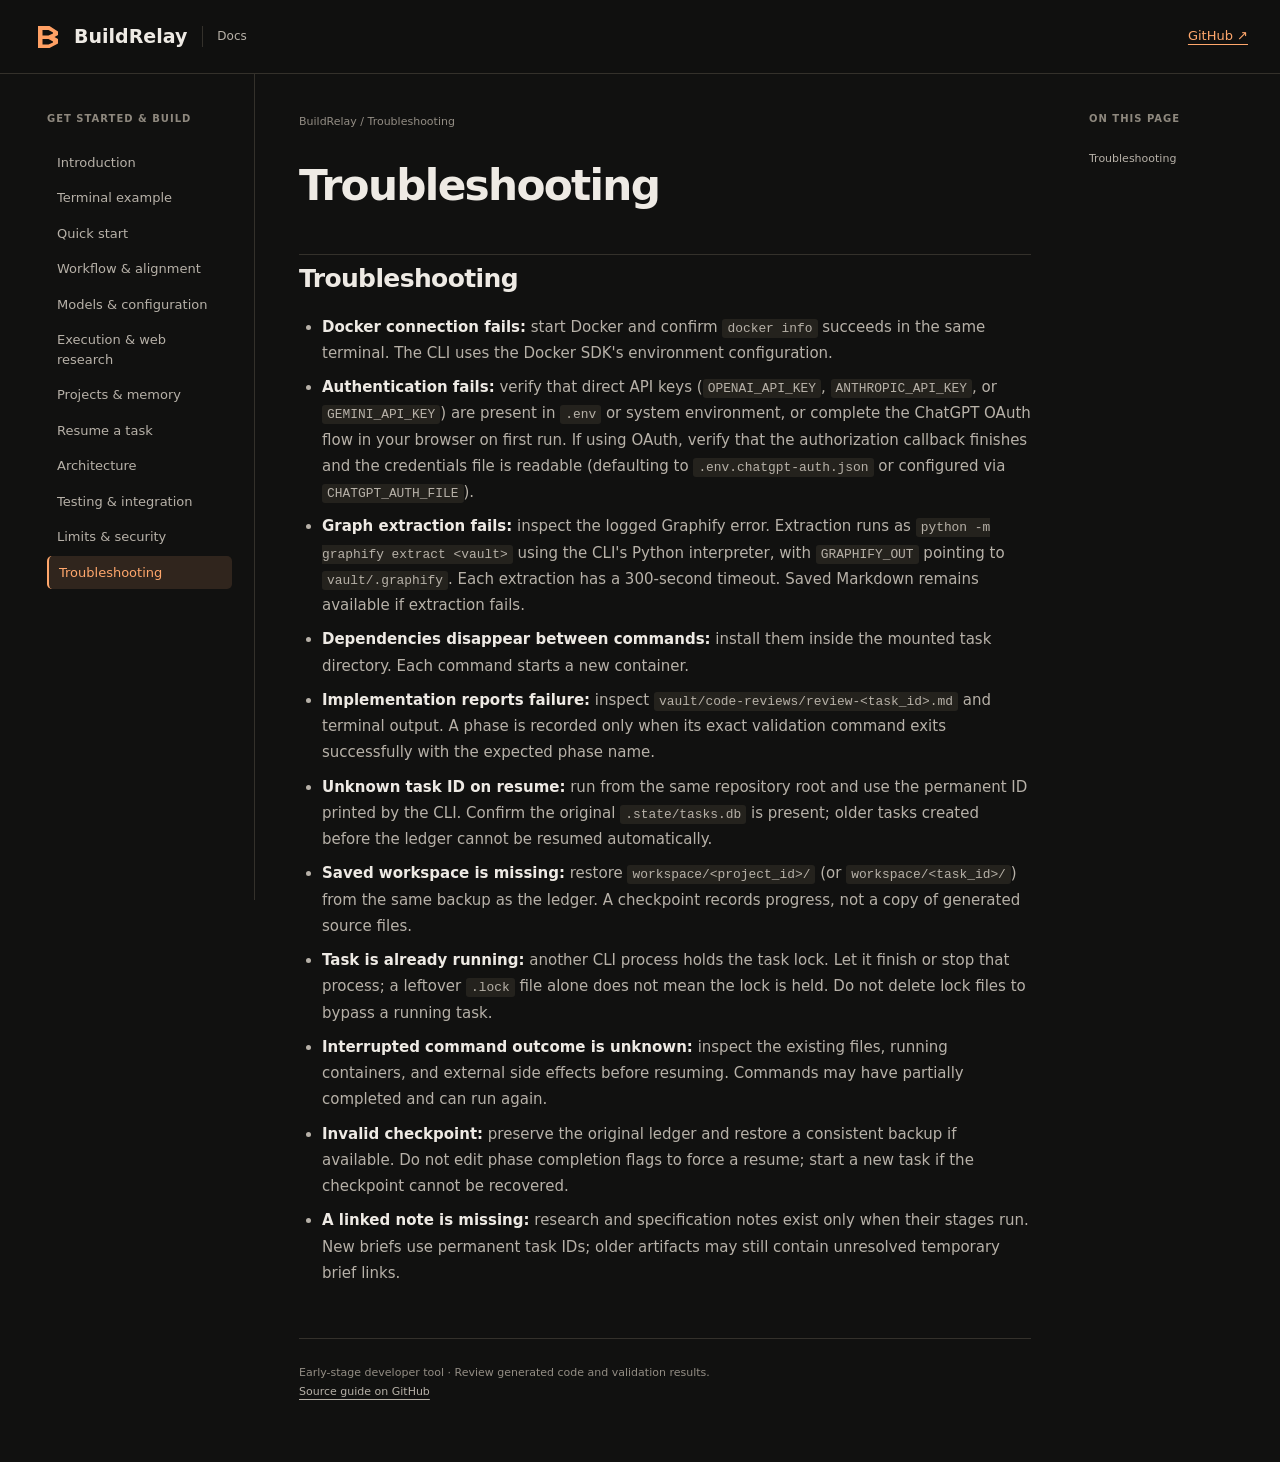
<file: docs/troubleshooting.html>
<!doctype html>
<html lang="en"><head><meta charset="utf-8"><meta name="viewport" content="width=device-width,initial-scale=1"><meta name="color-scheme" content="dark"><title>Troubleshooting · BuildRelay</title><meta name="description" content="BuildRelay guides: plan, build, check, and resume development tasks."><link rel="icon" href="brand/logo.svg" type="image/svg+xml"><link rel="stylesheet" href="site.css"><script src="site.js" defer></script><link rel="canonical" href="https://dutch-panda.github.io/BuildRelay/troubleshooting.html"></head>
<body><a class="skip" href="#content">Skip to content</a><header><a class="brand" href="index.html"><img src="brand/logo.svg" alt="" width="32" height="32">BuildRelay <span>Docs</span></a><a href="https://github.com/Dutch-panda/BuildRelay">GitHub ↗</a></header><div class="layout"><aside class="sidebar"><details open><summary>Documentation</summary><nav aria-label="Documentation"><p>GET STARTED & BUILD</p><a href="index.html">Introduction</a><a href="example.html">Terminal example</a><a href="quickstart.html">Quick start</a><a href="workflow.html">Workflow &amp; alignment</a><a href="configuration.html">Models &amp; configuration</a><a href="execution.html">Execution &amp; web research</a><a href="projects.html">Projects &amp; memory</a><a href="resume.html">Resume a task</a><a href="architecture.html">Architecture</a><a href="testing.html">Testing &amp; integration</a><a href="limitations.html">Limits &amp; security</a><a href="troubleshooting.html" aria-current="page">Troubleshooting</a></nav></details></aside><main id="content"><div class="breadcrumb">BuildRelay / Troubleshooting</div><h1>Troubleshooting</h1><h2 id="troubleshooting">Troubleshooting</h2>
<ul>
<li><strong>Docker connection fails:</strong> start Docker and confirm <code>docker info</code> succeeds in the same terminal. The CLI uses the Docker SDK's environment configuration.</li>
<li><strong>Authentication fails:</strong> verify that direct API keys (<code>OPENAI_API_KEY</code>, <code>ANTHROPIC_API_KEY</code>, or <code>GEMINI_API_KEY</code>) are present in <code>.env</code> or system environment, or complete the ChatGPT OAuth flow in your browser on first run. If using OAuth, verify that the authorization callback finishes and the credentials file is readable (defaulting to <code>.env.chatgpt-auth.json</code> or configured via <code>CHATGPT_AUTH_FILE</code>).</li>
<li><strong>Graph extraction fails:</strong> inspect the logged Graphify error. Extraction runs as <code>python -m graphify extract &lt;vault&gt;</code> using the CLI's Python interpreter, with <code>GRAPHIFY_OUT</code> pointing to <code>vault/.graphify</code>. Each extraction has a 300-second timeout. Saved Markdown remains available if extraction fails.</li>
<li><strong>Dependencies disappear between commands:</strong> install them inside the mounted task directory. Each command starts a new container.</li>
<li><strong>Implementation reports failure:</strong> inspect <code>vault/code-reviews/review-&lt;task_id&gt;.md</code> and terminal output. A phase is recorded only when its exact validation command exits successfully with the expected phase name.</li>
<li><strong>Unknown task ID on resume:</strong> run from the same repository root and use the permanent ID printed by the CLI. Confirm the original <code>.state/tasks.db</code> is present; older tasks created before the ledger cannot be resumed automatically.</li>
<li><strong>Saved workspace is missing:</strong> restore <code>workspace/&lt;project_id&gt;/</code> (or <code>workspace/&lt;task_id&gt;/</code>) from the same backup as the ledger. A checkpoint records progress, not a copy of generated source files.</li>
<li><strong>Task is already running:</strong> another CLI process holds the task lock. Let it finish or stop that process; a leftover <code>.lock</code> file alone does not mean the lock is held. Do not delete lock files to bypass a running task.</li>
<li><strong>Interrupted command outcome is unknown:</strong> inspect the existing files, running containers, and external side effects before resuming. Commands may have partially completed and can run again.</li>
<li><strong>Invalid checkpoint:</strong> preserve the original ledger and restore a consistent backup if available. Do not edit phase completion flags to force a resume; start a new task if the checkpoint cannot be recovered.</li>
<li><strong>A linked note is missing:</strong> research and specification notes exist only when their stages run. New briefs use permanent task IDs; older artifacts may still contain unresolved temporary brief links.</li>
</ul>
<footer>Early-stage developer tool · Review generated code and validation results.<br><a href="https://github.com/Dutch-panda/BuildRelay/blob/main/README.md">Source guide on GitHub</a></footer></main><aside class="toc"><nav aria-label="On this page"><p>ON THIS PAGE</p><a href="#troubleshooting">Troubleshooting</a></nav></aside></div></body></html>
</file>
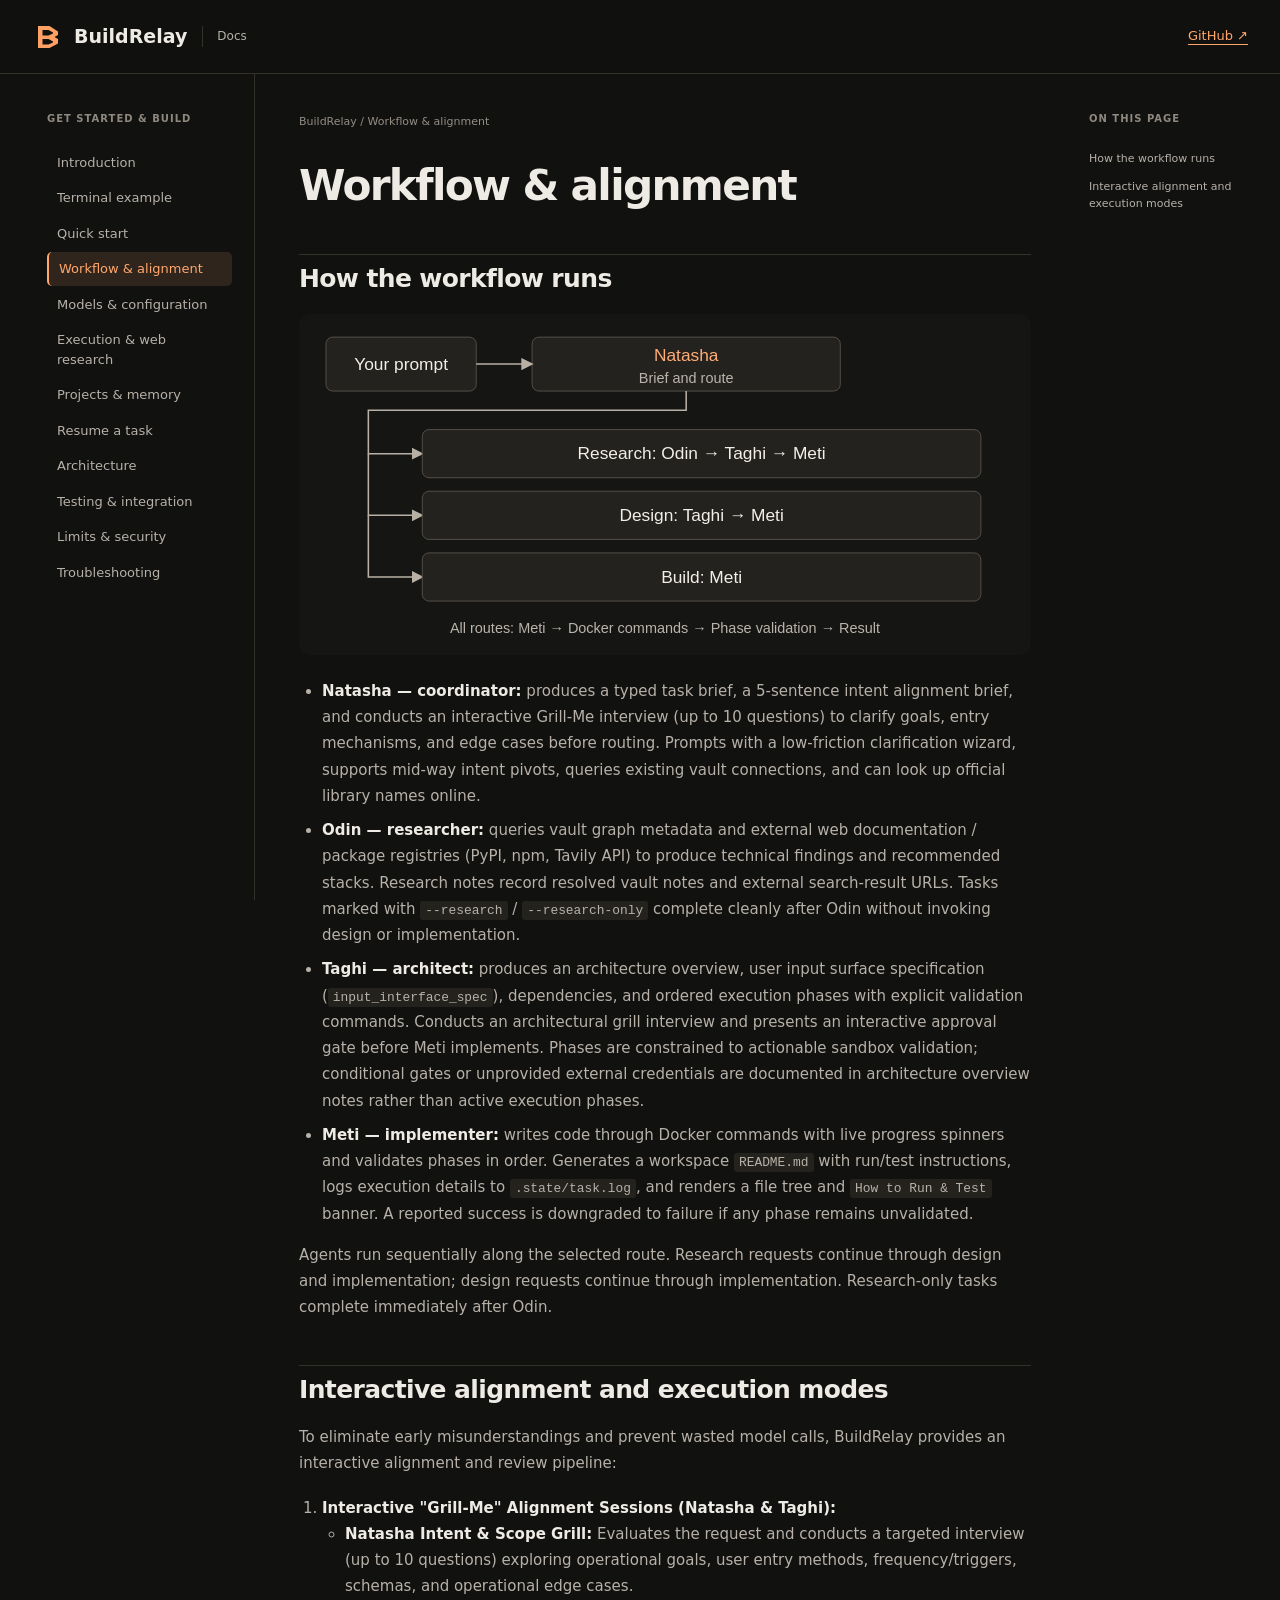
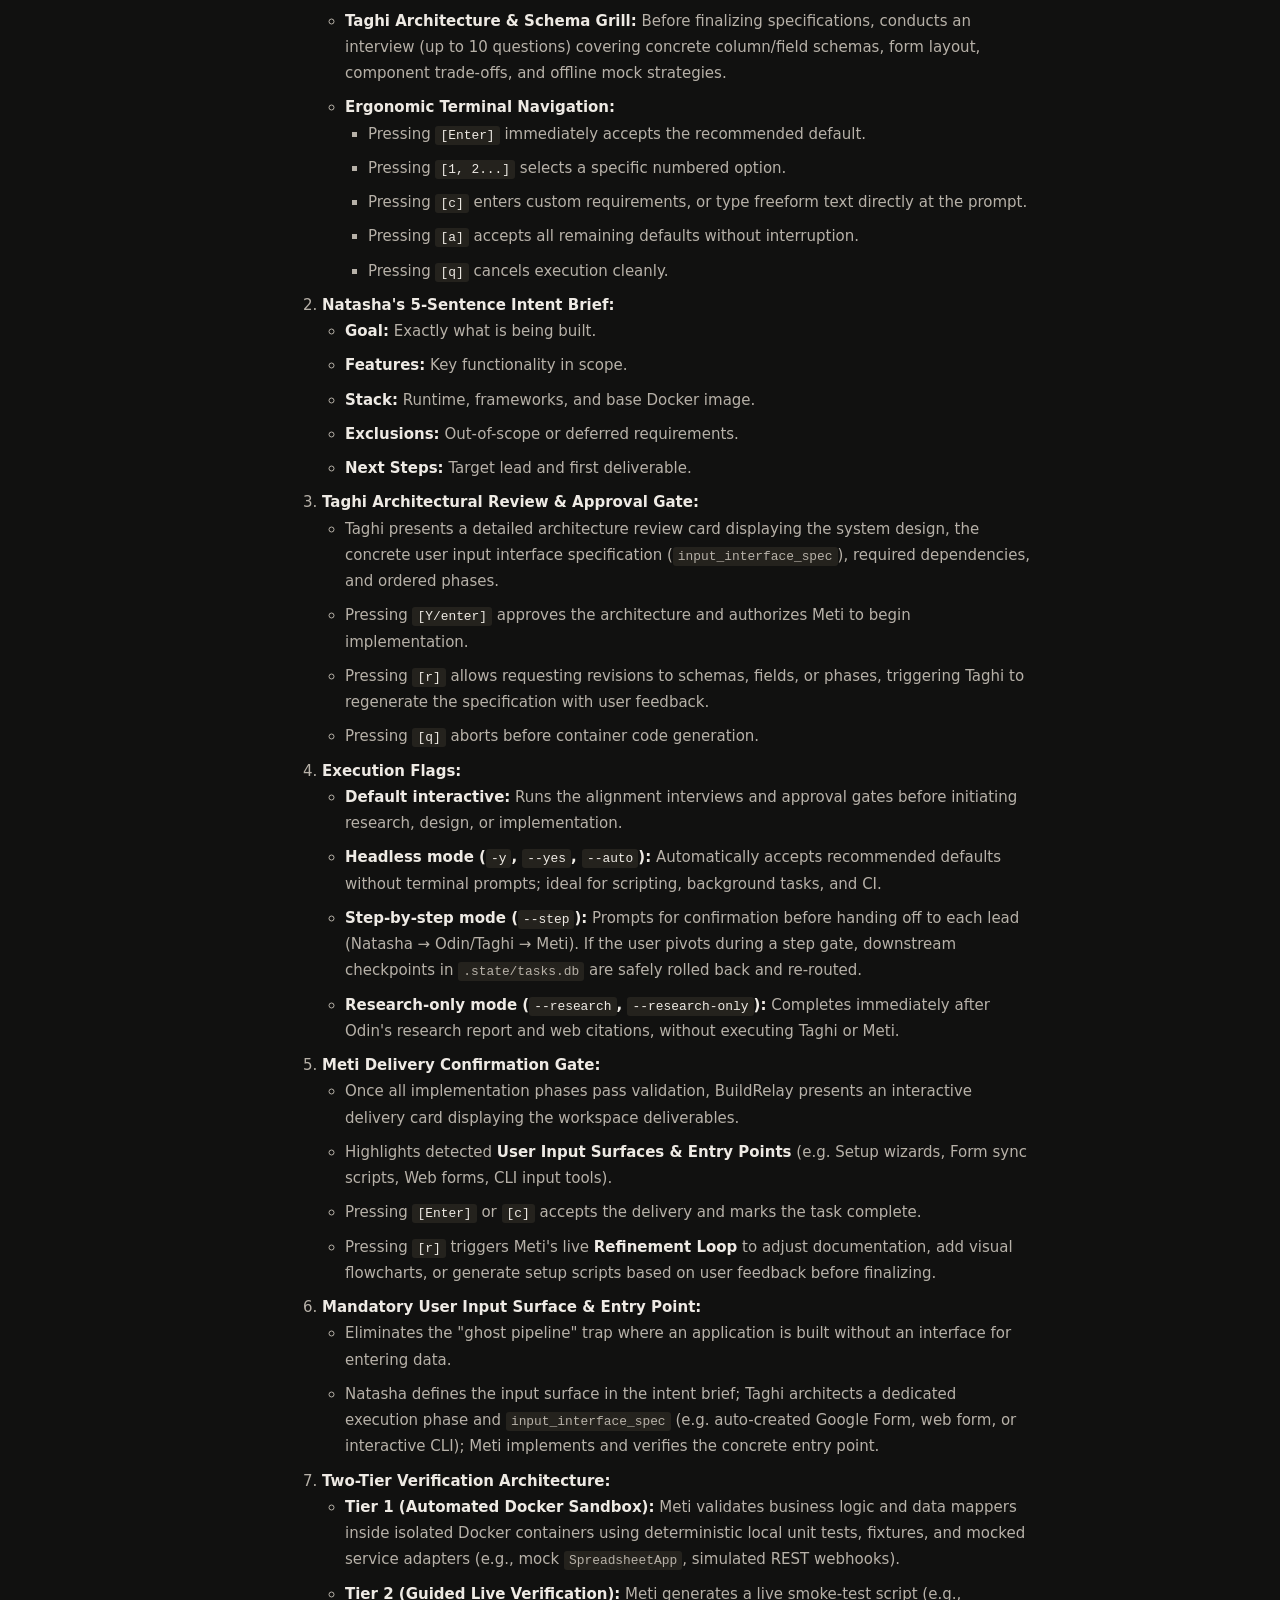
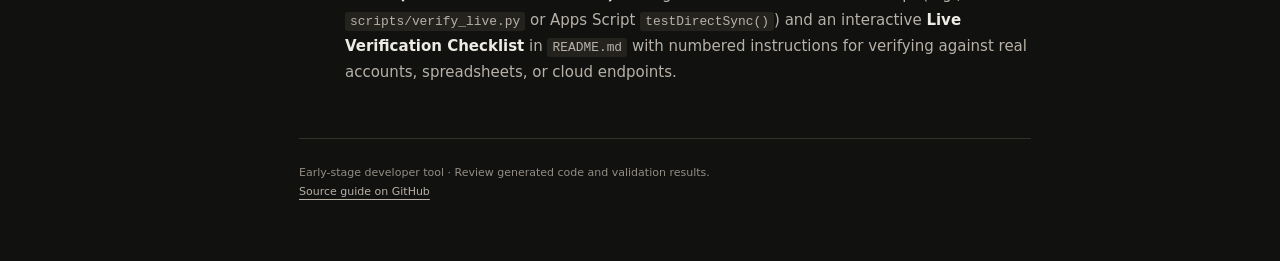
<file: docs/workflow.html>
<!doctype html>
<html lang="en"><head><meta charset="utf-8"><meta name="viewport" content="width=device-width,initial-scale=1"><meta name="color-scheme" content="dark"><title>Workflow &amp; alignment · BuildRelay</title><meta name="description" content="BuildRelay guides: plan, build, check, and resume development tasks."><link rel="icon" href="brand/logo.svg" type="image/svg+xml"><link rel="stylesheet" href="site.css"><script src="site.js" defer></script><link rel="canonical" href="https://dutch-panda.github.io/BuildRelay/workflow.html"></head>
<body><a class="skip" href="#content">Skip to content</a><header><a class="brand" href="index.html"><img src="brand/logo.svg" alt="" width="32" height="32">BuildRelay <span>Docs</span></a><a href="https://github.com/Dutch-panda/BuildRelay">GitHub ↗</a></header><div class="layout"><aside class="sidebar"><details open><summary>Documentation</summary><nav aria-label="Documentation"><p>GET STARTED & BUILD</p><a href="index.html">Introduction</a><a href="example.html">Terminal example</a><a href="quickstart.html">Quick start</a><a href="workflow.html" aria-current="page">Workflow &amp; alignment</a><a href="configuration.html">Models &amp; configuration</a><a href="execution.html">Execution &amp; web research</a><a href="projects.html">Projects &amp; memory</a><a href="resume.html">Resume a task</a><a href="architecture.html">Architecture</a><a href="testing.html">Testing &amp; integration</a><a href="limitations.html">Limits &amp; security</a><a href="troubleshooting.html">Troubleshooting</a></nav></details></aside><main id="content"><div class="breadcrumb">BuildRelay / Workflow &amp; alignment</div><h1>Workflow &amp; alignment</h1><h2 id="how-the-workflow-runs">How the workflow runs</h2>
<img src="diagrams/workflow.svg" alt="Natasha routes requests through research, design, or direct implementation, ending with Meti and validation." width="760">
<ul>
<li><strong>Natasha — coordinator:</strong> produces a typed task brief, a 5-sentence intent alignment brief, and conducts an interactive Grill-Me interview (up to 10 questions) to clarify goals, entry mechanisms, and edge cases before routing. Prompts with a low-friction clarification wizard, supports mid-way intent pivots, queries existing vault connections, and can look up official library names online.</li>
<li><strong>Odin — researcher:</strong> queries vault graph metadata and external web documentation / package registries (PyPI, npm, Tavily API) to produce technical findings and recommended stacks. Research notes record resolved vault notes and external search-result URLs. Tasks marked with <code>--research</code> / <code>--research-only</code> complete cleanly after Odin without invoking design or implementation.</li>
<li><strong>Taghi — architect:</strong> produces an architecture overview, user input surface specification (<code>input_interface_spec</code>), dependencies, and ordered execution phases with explicit validation commands. Conducts an architectural grill interview and presents an interactive approval gate before Meti implements. Phases are constrained to actionable sandbox validation; conditional gates or unprovided external credentials are documented in architecture overview notes rather than active execution phases.</li>
<li><strong>Meti — implementer:</strong> writes code through Docker commands with live progress spinners and validates phases in order. Generates a workspace <code>README.md</code> with run/test instructions, logs execution details to <code>.state/task.log</code>, and renders a file tree and <code>How to Run &amp; Test</code> banner. A reported success is downgraded to failure if any phase remains unvalidated.</li>
</ul>
<p>Agents run sequentially along the selected route. Research requests continue through design and implementation; design requests continue through implementation. Research-only tasks complete immediately after Odin.</p>
<h2 id="interactive-alignment-and-execution-modes">Interactive alignment and execution modes</h2>
<p>To eliminate early misunderstandings and prevent wasted model calls, BuildRelay provides an interactive alignment and review pipeline:</p>
<ol>
<li><strong>Interactive &quot;Grill-Me&quot; Alignment Sessions (Natasha &amp; Taghi):</strong>
<ul>
<li><strong>Natasha Intent &amp; Scope Grill:</strong> Evaluates the request and conducts a targeted interview (up to 10 questions) exploring operational goals, user entry methods, frequency/triggers, schemas, and operational edge cases.</li>
<li><strong>Taghi Architecture &amp; Schema Grill:</strong> Before finalizing specifications, conducts an interview (up to 10 questions) covering concrete column/field schemas, form layout, component trade-offs, and offline mock strategies.</li>
<li><strong>Ergonomic Terminal Navigation:</strong>
<ul>
<li>Pressing <strong><code>[Enter]</code></strong> immediately accepts the recommended default.</li>
<li>Pressing <strong><code>[1, 2...]</code></strong> selects a specific numbered option.</li>
<li>Pressing <strong><code>[c]</code></strong> enters custom requirements, or type freeform text directly at the prompt.</li>
<li>Pressing <strong><code>[a]</code></strong> accepts all remaining defaults without interruption.</li>
<li>Pressing <strong><code>[q]</code></strong> cancels execution cleanly.</li>
</ul>
</li>
</ul>
</li>
<li><strong>Natasha's 5-Sentence Intent Brief:</strong>
<ul>
<li><strong>Goal:</strong> Exactly what is being built.</li>
<li><strong>Features:</strong> Key functionality in scope.</li>
<li><strong>Stack:</strong> Runtime, frameworks, and base Docker image.</li>
<li><strong>Exclusions:</strong> Out-of-scope or deferred requirements.</li>
<li><strong>Next Steps:</strong> Target lead and first deliverable.</li>
</ul>
</li>
<li><strong>Taghi Architectural Review &amp; Approval Gate:</strong>
<ul>
<li>Taghi presents a detailed architecture review card displaying the system design, the concrete user input interface specification (<code>input_interface_spec</code>), required dependencies, and ordered phases.</li>
<li>Pressing <strong><code>[Y/enter]</code></strong> approves the architecture and authorizes Meti to begin implementation.</li>
<li>Pressing <strong><code>[r]</code></strong> allows requesting revisions to schemas, fields, or phases, triggering Taghi to regenerate the specification with user feedback.</li>
<li>Pressing <strong><code>[q]</code></strong> aborts before container code generation.</li>
</ul>
</li>
<li><strong>Execution Flags:</strong>
<ul>
<li><strong>Default interactive:</strong> Runs the alignment interviews and approval gates before initiating research, design, or implementation.</li>
<li><strong>Headless mode (<code>-y</code>, <code>--yes</code>, <code>--auto</code>):</strong> Automatically accepts recommended defaults without terminal prompts; ideal for scripting, background tasks, and CI.</li>
<li><strong>Step-by-step mode (<code>--step</code>):</strong> Prompts for confirmation before handing off to each lead (Natasha → Odin/Taghi → Meti). If the user pivots during a step gate, downstream checkpoints in <code>.state/tasks.db</code> are safely rolled back and re-routed.</li>
<li><strong>Research-only mode (<code>--research</code>, <code>--research-only</code>):</strong> Completes immediately after Odin's research report and web citations, without executing Taghi or Meti.</li>
</ul>
</li>
<li><strong>Meti Delivery Confirmation Gate:</strong>
<ul>
<li>Once all implementation phases pass validation, BuildRelay presents an interactive delivery card displaying the workspace deliverables.</li>
<li>Highlights detected <strong>User Input Surfaces &amp; Entry Points</strong> (e.g. Setup wizards, Form sync scripts, Web forms, CLI input tools).</li>
<li>Pressing <strong><code>[Enter]</code></strong> or <strong><code>[c]</code></strong> accepts the delivery and marks the task complete.</li>
<li>Pressing <strong><code>[r]</code></strong> triggers Meti's live <strong>Refinement Loop</strong> to adjust documentation, add visual flowcharts, or generate setup scripts based on user feedback before finalizing.</li>
</ul>
</li>
<li><strong>Mandatory User Input Surface &amp; Entry Point:</strong>
<ul>
<li>Eliminates the &quot;ghost pipeline&quot; trap where an application is built without an interface for entering data.</li>
<li>Natasha defines the input surface in the intent brief; Taghi architects a dedicated execution phase and <code>input_interface_spec</code> (e.g. auto-created Google Form, web form, or interactive CLI); Meti implements and verifies the concrete entry point.</li>
</ul>
</li>
<li><strong>Two-Tier Verification Architecture:</strong>
<ul>
<li><strong>Tier 1 (Automated Docker Sandbox):</strong> Meti validates business logic and data mappers inside isolated Docker containers using deterministic local unit tests, fixtures, and mocked service adapters (e.g., mock <code>SpreadsheetApp</code>, simulated REST webhooks).</li>
<li><strong>Tier 2 (Guided Live Verification):</strong> Meti generates a live smoke-test script (e.g., <code>scripts/verify_live.py</code> or Apps Script <code>testDirectSync()</code>) and an interactive <strong>Live Verification Checklist</strong> in <code>README.md</code> with numbered instructions for verifying against real accounts, spreadsheets, or cloud endpoints.</li>
</ul>
</li>
</ol>
<footer>Early-stage developer tool · Review generated code and validation results.<br><a href="https://github.com/Dutch-panda/BuildRelay/blob/main/README.md">Source guide on GitHub</a></footer></main><aside class="toc"><nav aria-label="On this page"><p>ON THIS PAGE</p><a href="#how-the-workflow-runs">How the workflow runs</a><a href="#interactive-alignment-and-execution-modes">Interactive alignment and execution modes</a></nav></aside></div></body></html>
</file>
<file: docs/site.css>
:root{color-scheme:dark;--bg:#111110;--panel:#1c1b18;--text:#eeeae4;--muted:#b7b1a8;--line:#34312b;--orange:#ffa76c}*{box-sizing:border-box}html{scroll-padding-top:92px}body{margin:0;background:var(--bg);color:var(--text);font:15px/1.75 system-ui,-apple-system,BlinkMacSystemFont,"Segoe UI",sans-serif}a{color:var(--orange);text-underline-offset:4px}a:hover{color:#ffd4b7}a:focus-visible,summary:focus-visible{outline:2px solid var(--orange);outline-offset:5px}.skip{position:fixed;left:16px;top:-100px;z-index:10;padding:10px;background:var(--panel)}.skip:focus{top:10px}header{height:74px;position:sticky;top:0;z-index:3;display:flex;align-items:center;justify-content:space-between;padding:0 32px;border-bottom:1px solid var(--line);background:#111110f5}header>a:last-child{font-size:13px}.brand{display:flex;gap:10px;align-items:center;color:var(--text);font-weight:650;text-decoration:none;font-size:19px}.brand span{font-size:12px;color:var(--muted);font-weight:400;border-left:1px solid var(--line);padding-left:14px;margin-left:5px}.layout{display:grid;grid-template-columns:230px minmax(0,820px) 180px;justify-content:center;max-width:1440px;margin:auto}.sidebar,.toc{position:sticky;top:74px;height:calc(100dvh - 74px);overflow:auto;padding:32px 22px}.sidebar{border-right:1px solid var(--line)}nav p{font-size:10px;font-weight:650;letter-spacing:.1em;color:#8e887e;margin:4px 0 18px}nav a{display:block;text-decoration:none;color:var(--muted);font-size:13px;padding:7px 10px;border-radius:5px;line-height:1.5;margin:2px 0}nav a:hover{background:#23201b}nav a[aria-current]{color:var(--orange);background:#30251d;border-left:2px solid var(--orange)}.sidebar summary{font-size:12px;color:var(--muted);cursor:pointer;margin-bottom:16px}.toc{padding-left:14px}.toc a{font-size:11px;padding:5px 0}main{min-width:0;padding:38px 44px 60px}.breadcrumb{color:#938d84;font-size:11px;margin-bottom:30px}.eyebrow{font-size:11px;color:var(--orange);letter-spacing:.09em;text-transform:uppercase;margin-bottom:16px}h1{font-size:clamp(32px,3.3vw,46px);line-height:1.16;font-weight:580;letter-spacing:-.04em;margin:0 0 24px}h1 span{color:#ffb582}h2{font-size:25px;font-weight:550;line-height:1.3;letter-spacing:-.025em;margin:44px 0 18px;padding-top:8px;border-top:1px solid var(--line)}h3{font-size:19px;line-height:1.4;margin:30px 0 14px}h4{font-size:16px;margin:24px 0 12px}p{margin:0 0 18px;color:var(--muted)}strong{color:var(--text)}.lead{font-size:18px;line-height:1.65}li{color:var(--muted);margin-bottom:8px}ul,ol{padding-left:23px}li>p{margin-bottom:8px}pre{padding:20px;background:#1a1916;border:1px solid #42372c;border-radius:7px;overflow:auto;line-height:1.7;font-size:12px;color:#e1dacf;margin:20px 0;max-width:100%}code{font: .86em ui-monospace,SFMono-Regular,Consolas,monospace;overflow-wrap:anywhere}pre code{font-size:inherit;overflow-wrap:normal}p code,li code{background:#24221d;padding:2px 5px;border-radius:3px}img{max-width:100%;height:auto}.diagram{display:block;width:100%;margin:22px 0}table{display:block;overflow:auto;border-collapse:collapse;margin:20px 0;max-width:100%;font-size:13px}th,td{padding:10px;border:1px solid var(--line);text-align:left}hr{border:0;border-top:1px solid var(--line)}.actions{display:flex;flex-wrap:wrap;gap:12px;margin:24px 0}.button{display:inline-block;text-decoration:none;border:1px solid #4a3c30;border-radius:6px;padding:10px 16px;font-weight:600;font-size:13px;color:var(--text)}.primary{background:#ffa76c;color:#21160e;border-color:#ffa76c}.primary:hover{background:#ffbc90;color:#21160e}.features{display:grid;grid-template-columns:repeat(3,minmax(0,1fr));gap:10px;margin:28px 0}.features a{padding:16px;border:1px solid #4a3c30;border-top:2px solid #b77b50;border-radius:7px;background:linear-gradient(135deg,#33291f,#201f1c);text-decoration:none}.features strong{display:block;font-size:14px;line-height:1.5}.features span,.guide-links span{display:block;color:#c8c0b5;font-size:12px;margin-top:6px;line-height:1.6}.features a:hover,.guide-links a:hover{border-color:var(--orange)}.guide-links{display:grid;grid-template-columns:1fr 1fr;gap:12px}.guide-links a{text-decoration:none;padding:18px;background:var(--panel);border:1px solid var(--line);border-radius:7px}.guide-links strong{font-size:14px}.notice{border-left:3px solid var(--orange);background:#251f19;padding:18px;margin:24px 0}.notice p{font-size:13px;margin:8px 0 0}.capture{max-height:520px;overflow:auto}footer{border-top:1px solid var(--line);padding-top:24px;margin-top:52px;color:#938d84;font-size:11px}footer a{color:var(--muted)}@media(min-width:1101px){.sidebar summary{display:none}}@media(max-width:1100px){.layout{grid-template-columns:210px minmax(0,1fr)}.toc{display:none}main{padding:32px}.sidebar summary{display:none}}@media(max-width:760px){header{height:64px;padding:0 20px}.layout{display:block}.sidebar{position:relative;top:0;height:auto;padding:12px 20px;border-right:0;border-bottom:1px solid var(--line)}.sidebar summary{display:list-item;margin:0}.sidebar details[open] summary{margin-bottom:12px}.sidebar nav{display:grid;grid-template-columns:1fr 1fr;gap:2px}.sidebar nav p{grid-column:1/-1;margin-bottom:6px}.sidebar nav a{font-size:12px;margin:0}main{padding:28px 20px 44px}.breadcrumb{margin-bottom:20px}h1{font-size:34px}.lead{font-size:16px}.features{grid-template-columns:1fr}.features a{padding:12px 16px}.features span{margin-top:2px}.guide-links{grid-template-columns:1fr}pre{padding:14px;font-size:11px}h2{font-size:23px}.brand span{display:none}}@media(prefers-reduced-motion:no-preference){html{scroll-behavior:smooth}}
</file>
